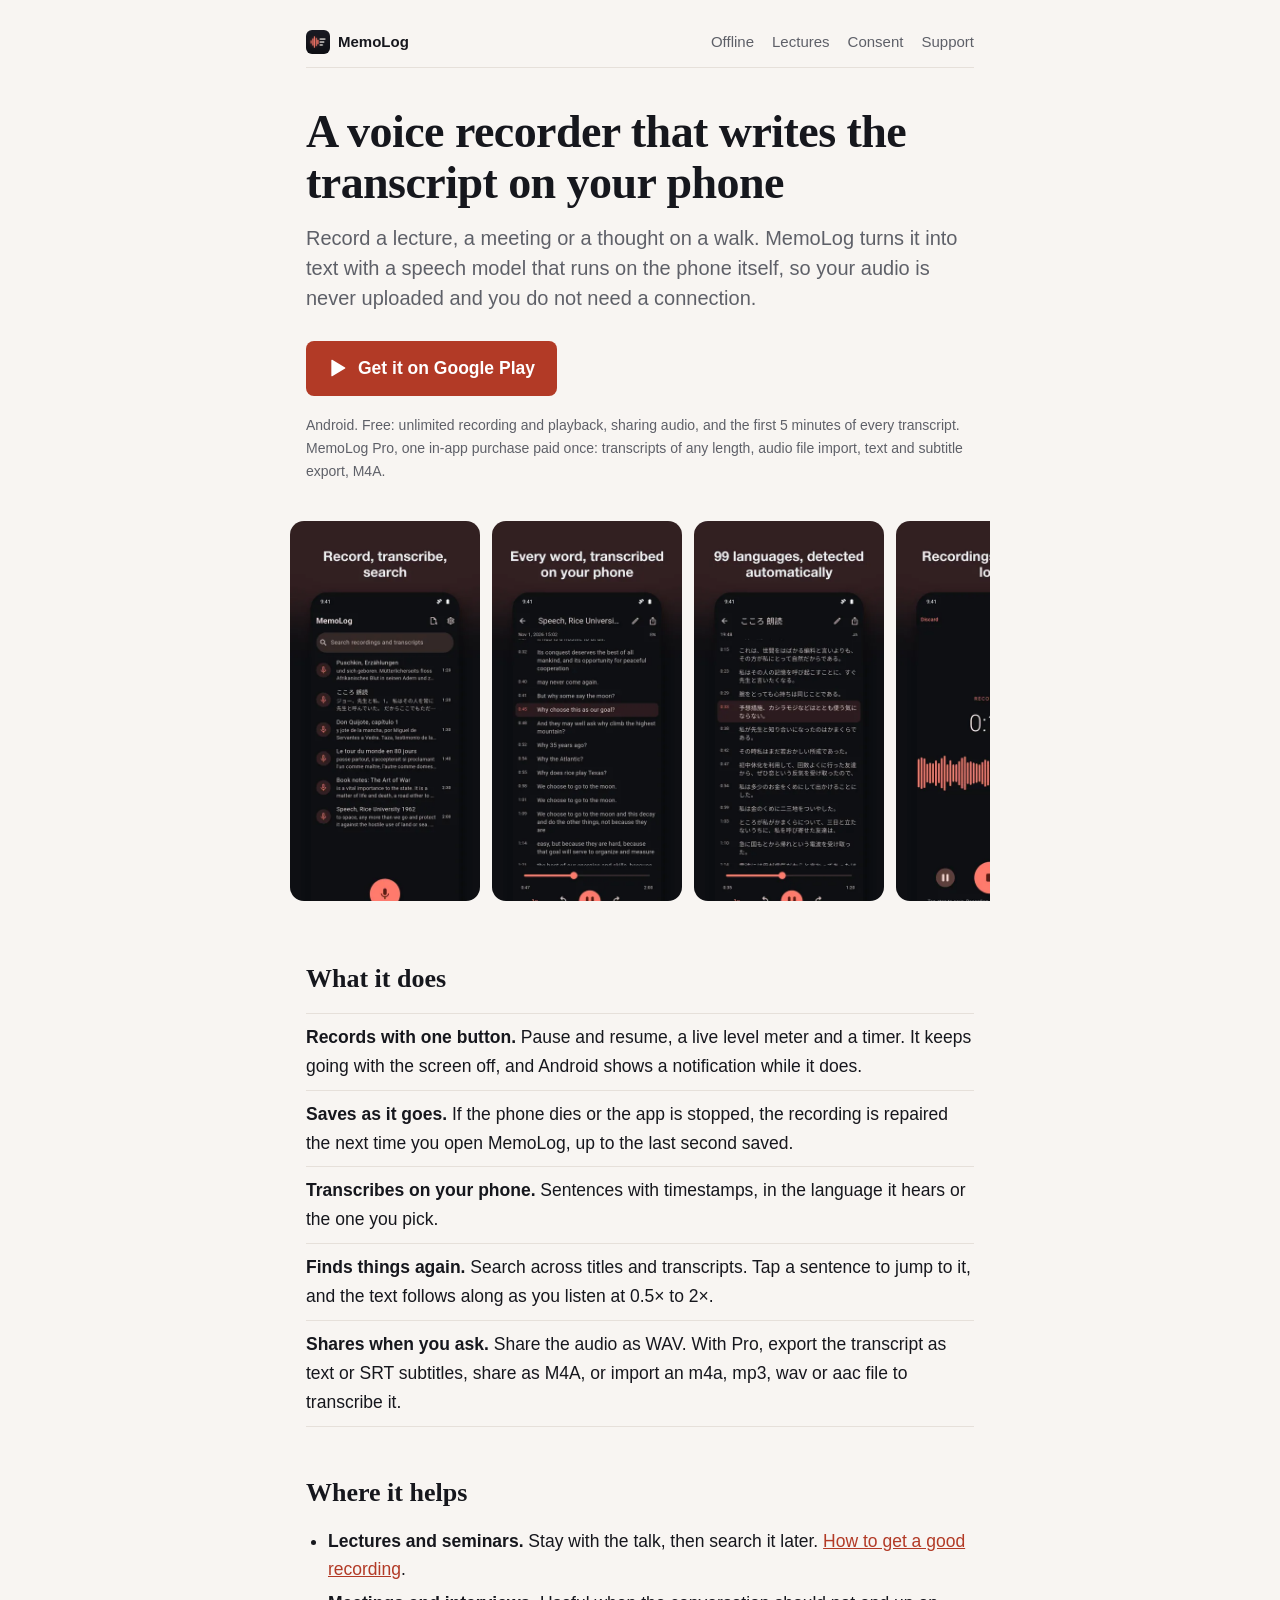
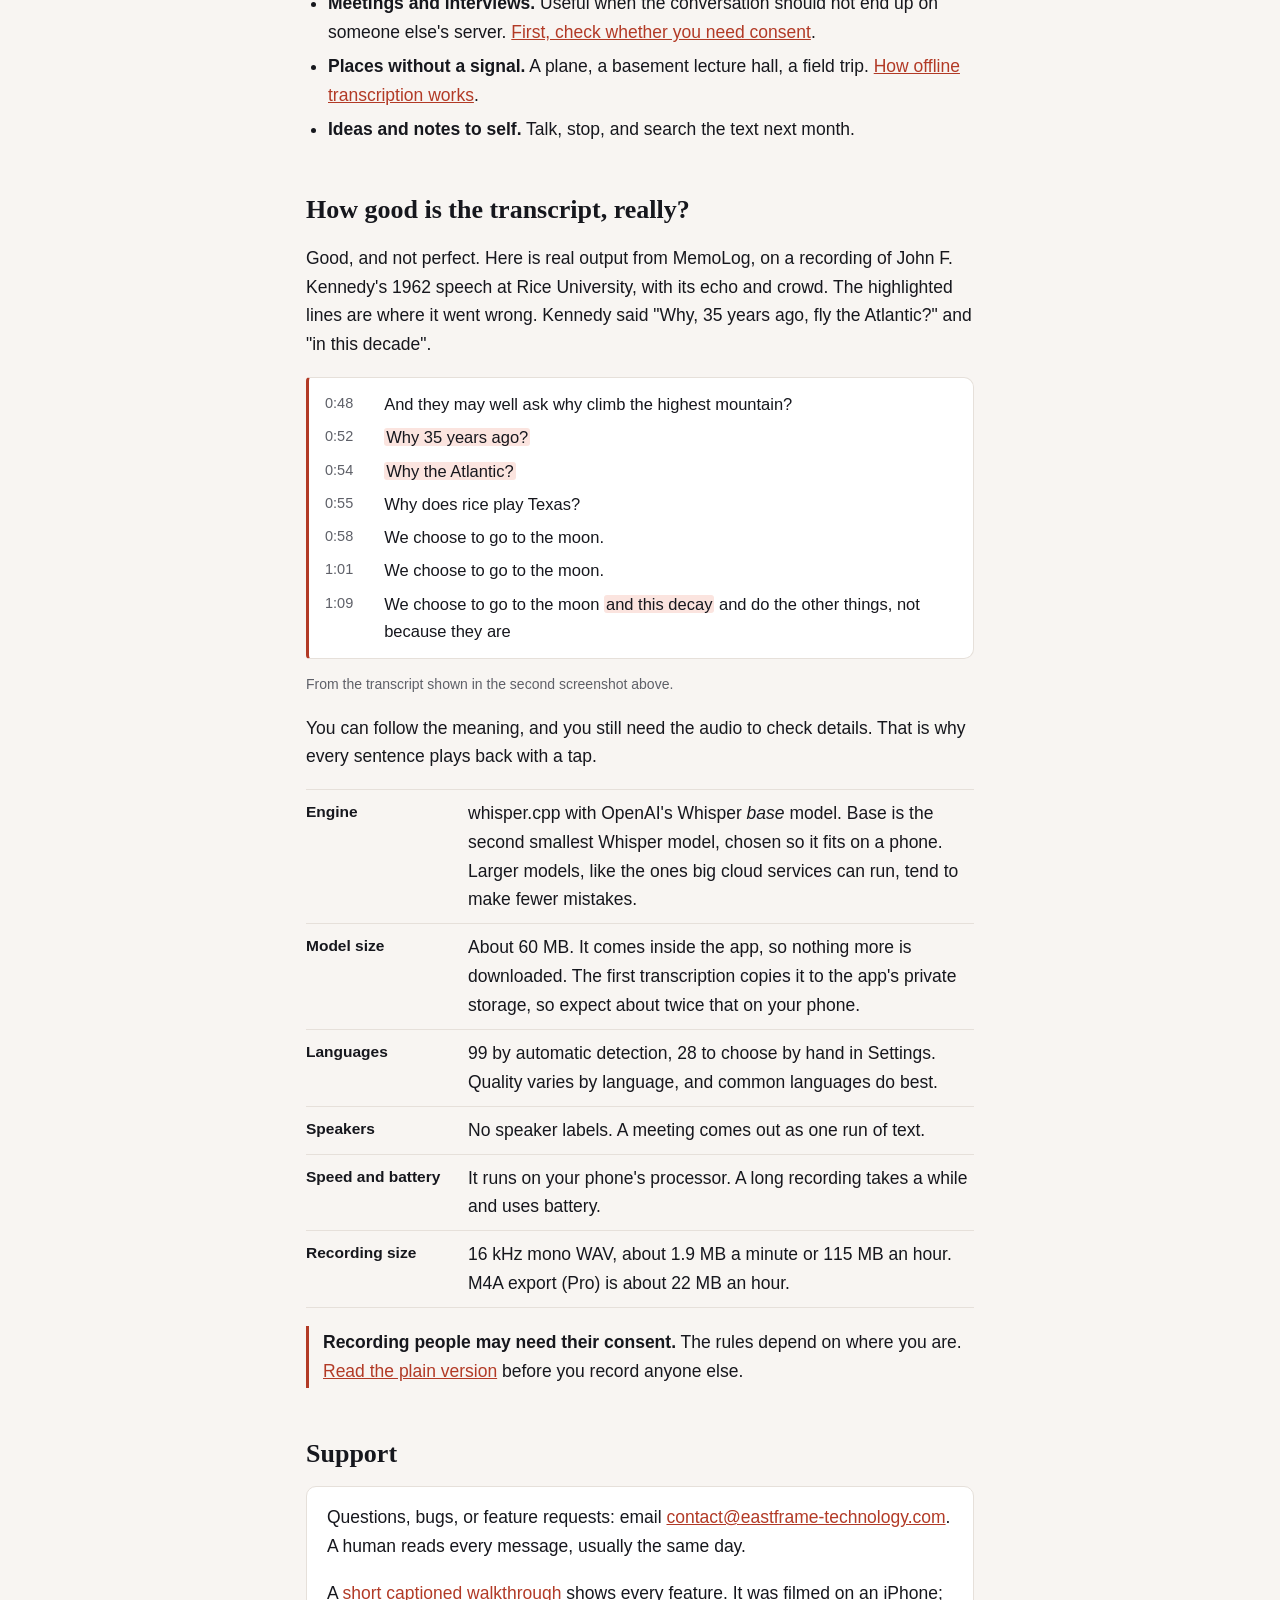
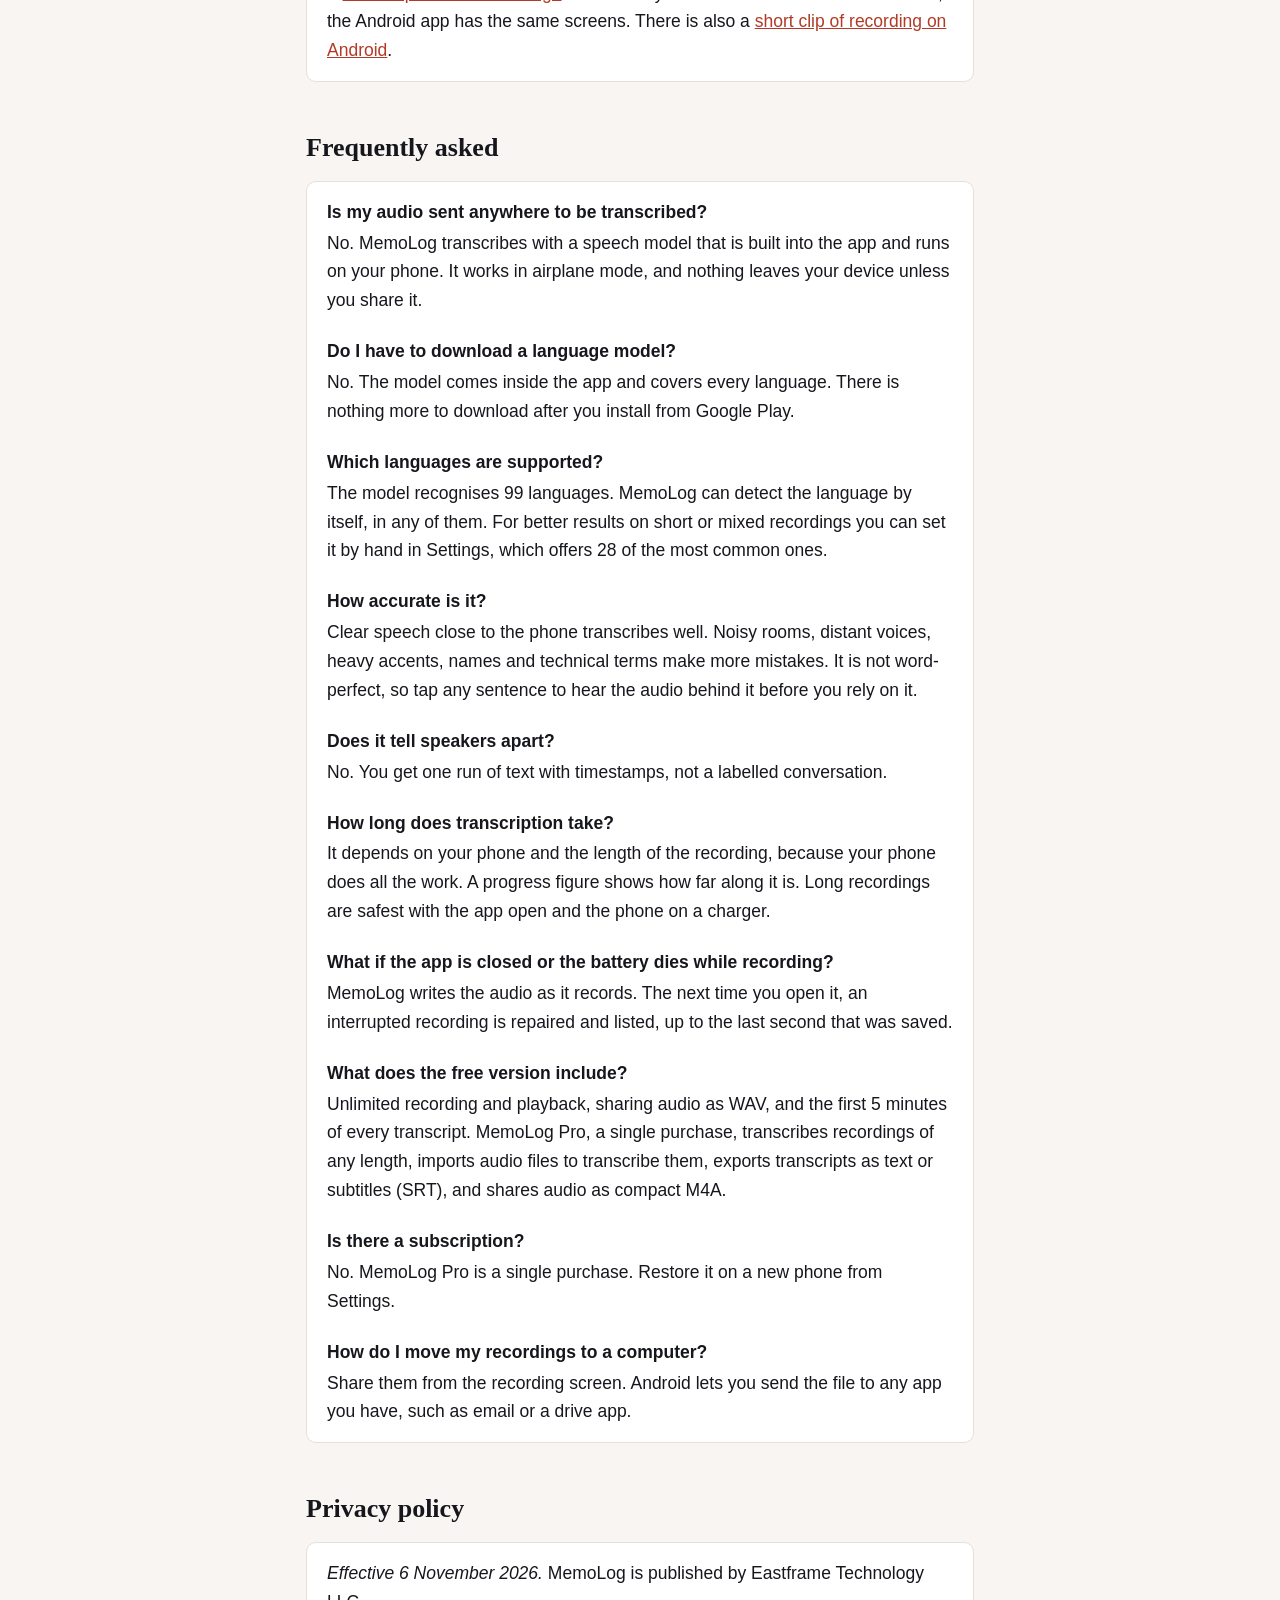
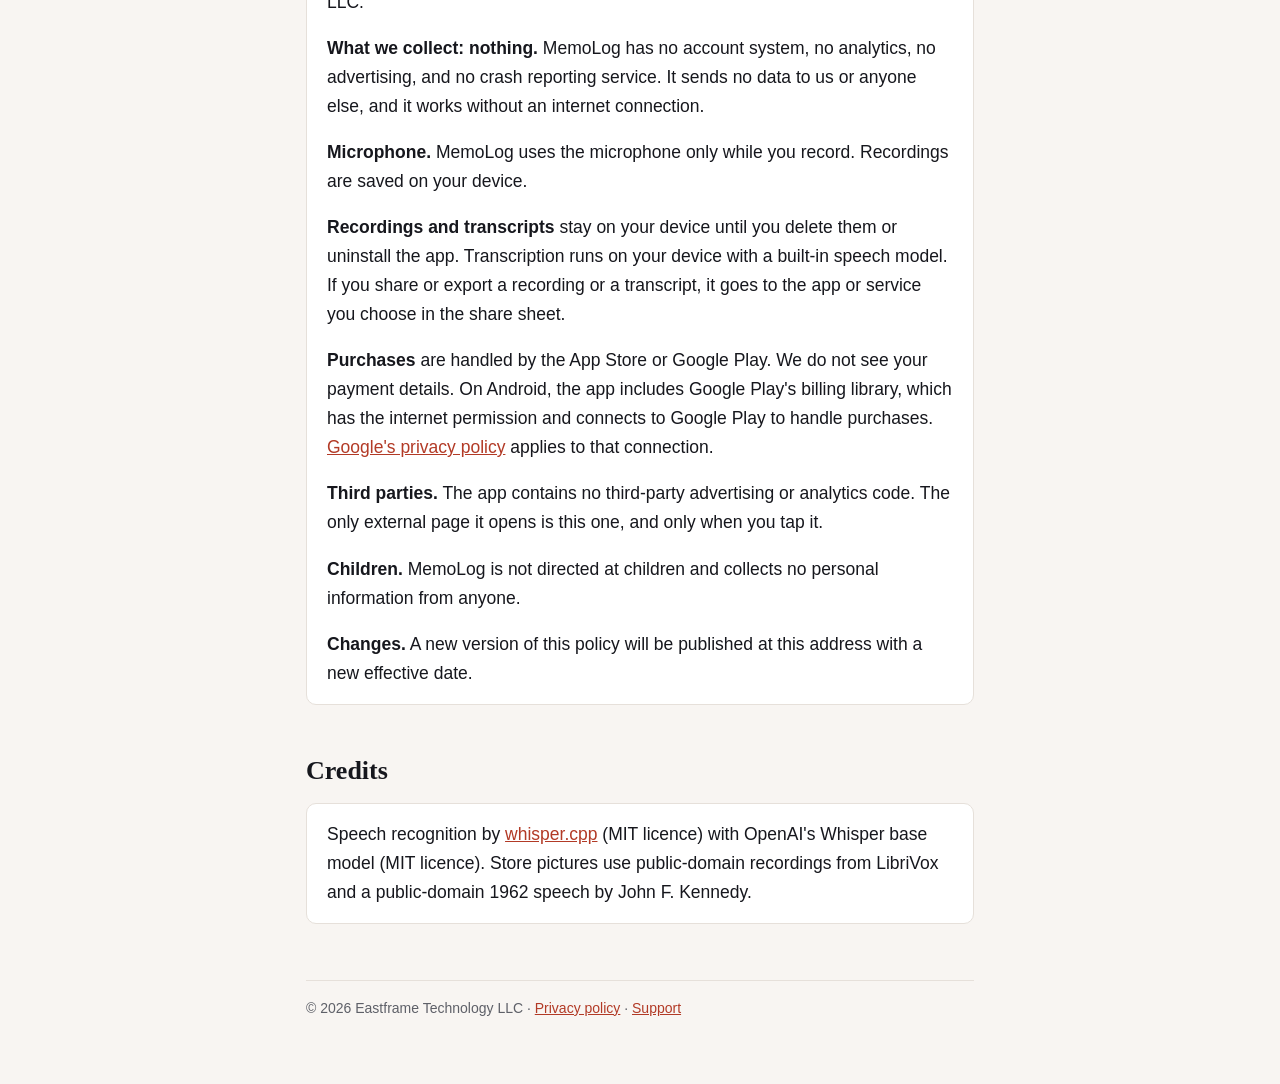
<file: index.html>
<!doctype html>
<html lang="en">
<head>
<meta charset="utf-8">
<meta name="viewport" content="width=device-width, initial-scale=1">
<title>MemoLog: voice recorder with offline transcription for Android</title>
<meta name="description" content="Record lectures, meetings and notes on Android and turn them into text on your phone. Offline speech to text in 99 languages. No upload, no account, no subscription.">
<link rel="canonical" href="https://eastframe-technology.github.io/memolog-support/">
<meta property="og:type" content="website">
<meta property="og:title" content="MemoLog: voice recorder with offline transcription">
<meta property="og:description" content="Record lectures, meetings and notes on Android and turn them into text on your phone. Offline speech to text in 99 languages. No upload, no account, no subscription.">
<meta property="og:image" content="https://eastframe-technology.github.io/memolog-support/img/og.jpg">
<meta property="og:url" content="https://eastframe-technology.github.io/memolog-support/">
<meta name="twitter:card" content="summary_large_image">
<link rel="icon" href="icon.png">
<link rel="stylesheet" href="style.css">
<script type="application/ld+json">
{"@context":"https://schema.org","@type":"MobileApplication","name":"MemoLog: Recorder & Transcribe","operatingSystem":"Android","applicationCategory":"ProductivityApplication","description":"Voice recorder with offline transcription on the phone, in 99 languages. No account, no upload, no subscription.","downloadUrl":"https://play.google.com/store/apps/details?id=com.eastframe.memolog","installUrl":"https://play.google.com/store/apps/details?id=com.eastframe.memolog","image":"https://eastframe-technology.github.io/memolog-support/img/og.jpg","offers":{"@type":"Offer","price":"0","priceCurrency":"USD"},"publisher":{"@type":"Organization","name":"Eastframe Technology LLC"}}
</script>
<script type="application/ld+json">
{"@context":"https://schema.org","@type":"FAQPage","mainEntity":[{"@type":"Question","name":"Is my audio sent anywhere to be transcribed?","acceptedAnswer":{"@type":"Answer","text":"No. MemoLog transcribes with a speech model that is built into the app and runs on your phone. It works in airplane mode, and nothing leaves your device unless you share it."}},{"@type":"Question","name":"Do I have to download a language model?","acceptedAnswer":{"@type":"Answer","text":"No. The model comes inside the app and covers every language. There is nothing more to download after you install from Google Play."}},{"@type":"Question","name":"Which languages are supported?","acceptedAnswer":{"@type":"Answer","text":"The model recognises 99 languages. MemoLog can detect the language by itself, in any of them. For better results on short or mixed recordings you can set it by hand in Settings, which offers 28 of the most common ones."}},{"@type":"Question","name":"How accurate is it?","acceptedAnswer":{"@type":"Answer","text":"Clear speech close to the phone transcribes well. Noisy rooms, distant voices, heavy accents, names and technical terms make more mistakes. It is not word-perfect, so tap any sentence to hear the audio behind it before you rely on it."}},{"@type":"Question","name":"Does it tell speakers apart?","acceptedAnswer":{"@type":"Answer","text":"No. You get one run of text with timestamps, not a labelled conversation."}},{"@type":"Question","name":"How long does transcription take?","acceptedAnswer":{"@type":"Answer","text":"It depends on your phone and the length of the recording, because your phone does all the work. A progress figure shows how far along it is. Long recordings are safest with the app open and the phone on a charger."}},{"@type":"Question","name":"What if the app is closed or the battery dies while recording?","acceptedAnswer":{"@type":"Answer","text":"MemoLog writes the audio as it records. The next time you open it, an interrupted recording is repaired and listed, up to the last second that was saved."}},{"@type":"Question","name":"What does the free version include?","acceptedAnswer":{"@type":"Answer","text":"Unlimited recording and playback, sharing audio as WAV, and the first 5 minutes of every transcript. MemoLog Pro, a single purchase, transcribes recordings of any length, imports audio files to transcribe them, exports transcripts as text or subtitles (SRT), and shares audio as compact M4A."}},{"@type":"Question","name":"Is there a subscription?","acceptedAnswer":{"@type":"Answer","text":"No. MemoLog Pro is a single purchase. Restore it on a new phone from Settings."}},{"@type":"Question","name":"How do I move my recordings to a computer?","acceptedAnswer":{"@type":"Answer","text":"Share them from the recording screen. Android lets you send the file to any app you have, such as email or a drive app."}}]}
</script>
</head>
<body>
<main>
  <nav><a class="home" href="./"><img src="icon.png" alt="" width="24" height="24">MemoLog</a><a href="guides/transcribe-audio-offline-android.html">Offline</a><a href="guides/record-lectures-meetings.html">Lectures</a><a href="guides/recording-consent.html">Consent</a><a href="index.html#support">Support</a></nav>

  <h1>A voice recorder that writes the transcript on your phone</h1>
  <p class="lead">Record a lecture, a meeting or a thought on a walk. MemoLog turns it into text with a speech model that runs on the phone itself, so your audio is never uploaded and you do not need a connection.</p>
  <a class="cta" href="https://play.google.com/store/apps/details?id=com.eastframe.memolog"><svg viewBox="0 0 24 24" aria-hidden="true"><path fill="currentColor" d="M4 2.8v18.4c0 .6.6.9 1.1.6l15.4-9.2c.5-.3.5-.9 0-1.2L5.1 2.2C4.6 1.9 4 2.2 4 2.8z"/></svg>Get it on Google Play</a>
  <p class="note">Android. Free: unlimited recording and playback, sharing audio, and the first 5 minutes of every transcript. MemoLog Pro, one in-app purchase paid once: transcripts of any length, audio file import, text and subtitle export, M4A.</p>

  <div class="shots" aria-label="Screenshots from the Android app">
    <img src="img/shot-1.webp" width="400" height="800" alt="Library of recordings with a search field and the start of each transcript">
    <img src="img/shot-2.webp" width="400" height="800" alt="Transcript of a speech with a timestamp beside every sentence and the current sentence highlighted" loading="lazy">
    <img src="img/shot-3.webp" width="400" height="800" alt="A transcript in Japanese with the language detected automatically" loading="lazy">
    <img src="img/shot-4.webp" width="400" height="800" alt="Recording screen with a timer, a live level meter, pause and stop" loading="lazy">
    <img src="img/shot-5.webp" width="400" height="800" alt="Settings with transcription language, automatic transcription and storage used" loading="lazy">
    <img src="img/shot-6.webp" width="400" height="800" alt="MemoLog Pro sheet listing transcription of any length, import, export and M4A" loading="lazy">
  </div>

  <h2>What it does</h2>
  <ul class="features">
    <li><strong>Records with one button.</strong> Pause and resume, a live level meter and a timer. It keeps going with the screen off, and Android shows a notification while it does.</li>
    <li><strong>Saves as it goes.</strong> If the phone dies or the app is stopped, the recording is repaired the next time you open MemoLog, up to the last second saved.</li>
    <li><strong>Transcribes on your phone.</strong> Sentences with timestamps, in the language it hears or the one you pick.</li>
    <li><strong>Finds things again.</strong> Search across titles and transcripts. Tap a sentence to jump to it, and the text follows along as you listen at 0.5× to 2×.</li>
    <li><strong>Shares when you ask.</strong> Share the audio as WAV. With Pro, export the transcript as text or SRT subtitles, share as M4A, or import an m4a, mp3, wav or aac file to transcribe it.</li>
  </ul>

  <h2>Where it helps</h2>
  <ul>
    <li><strong>Lectures and seminars.</strong> Stay with the talk, then search it later. <a href="guides/record-lectures-meetings.html">How to get a good recording</a>.</li>
    <li><strong>Meetings and interviews.</strong> Useful when the conversation should not end up on someone else's server. <a href="guides/recording-consent.html">First, check whether you need consent</a>.</li>
    <li><strong>Places without a signal.</strong> A plane, a basement lecture hall, a field trip. <a href="guides/transcribe-audio-offline-android.html">How offline transcription works</a>.</li>
    <li><strong>Ideas and notes to self.</strong> Talk, stop, and search the text next month.</li>
  </ul>

  <h2>How good is the transcript, really?</h2>
  <p>Good, and not perfect. Here is real output from MemoLog, on a recording of John F. Kennedy's 1962 speech at Rice University, with its echo and crowd. The highlighted lines are where it went wrong. Kennedy said "Why, 35 years ago, fly the Atlantic?" and "in this decade".</p>
  <div class="transcript" aria-label="Part of a transcript made by MemoLog">
    <div><time>0:48</time><span>And they may well ask why climb the highest mountain?</span></div>
    <div><time>0:52</time><span><mark>Why 35 years ago?</mark></span></div>
    <div><time>0:54</time><span><mark>Why the Atlantic?</mark></span></div>
    <div><time>0:55</time><span>Why does rice play Texas?</span></div>
    <div><time>0:58</time><span>We choose to go to the moon.</span></div>
    <div><time>1:01</time><span>We choose to go to the moon.</span></div>
    <div><time>1:09</time><span>We choose to go to the moon <mark>and this decay</mark> and do the other things, not because they are</span></div>
  </div>
  <p class="note">From the transcript shown in the second screenshot above.</p>
  <p>You can follow the meaning, and you still need the audio to check details. That is why every sentence plays back with a tap.</p>
  <dl class="facts">
    <div><dt>Engine</dt><dd>whisper.cpp with OpenAI's Whisper <em>base</em> model. Base is the second smallest Whisper model, chosen so it fits on a phone. Larger models, like the ones big cloud services can run, tend to make fewer mistakes.</dd></div>
    <div><dt>Model size</dt><dd>About 60 MB. It comes inside the app, so nothing more is downloaded. The first transcription copies it to the app's private storage, so expect about twice that on your phone.</dd></div>
    <div><dt>Languages</dt><dd>99 by automatic detection, 28 to choose by hand in Settings. Quality varies by language, and common languages do best.</dd></div>
    <div><dt>Speakers</dt><dd>No speaker labels. A meeting comes out as one run of text.</dd></div>
    <div><dt>Speed and battery</dt><dd>It runs on your phone's processor. A long recording takes a while and uses battery.</dd></div>
    <div><dt>Recording size</dt><dd>16 kHz mono WAV, about 1.9 MB a minute or 115 MB an hour. M4A export (Pro) is about 22 MB an hour.</dd></div>
  </dl>

  <div class="callout"><strong>Recording people may need their consent.</strong> The rules depend on where you are. <a href="guides/recording-consent.html">Read the plain version</a> before you record anyone else.</div>

  <h2 id="support">Support</h2>
  <div class="card">
    <p>Questions, bugs, or feature requests: email <a href="mailto:contact@eastframe-technology.com">contact@eastframe-technology.com</a>. A human reads every message, usually the same day.</p>
    <p>A <a href="memolog-ios-demo.mp4">short captioned walkthrough</a> shows every feature. It was filmed on an iPhone; the Android app has the same screens. There is also a <a href="memolog-android-recording.mp4">short clip of recording on Android</a>.</p>
  </div>

  <h2>Frequently asked</h2>
  <div class="card faq">
    <h3>Is my audio sent anywhere to be transcribed?</h3>
    <p>No. MemoLog transcribes with a speech model that is built into the app and runs on your phone. It works in airplane mode, and nothing leaves your device unless you share it.</p>
    <h3>Do I have to download a language model?</h3>
    <p>No. The model comes inside the app and covers every language. There is nothing more to download after you install from Google Play.</p>
    <h3>Which languages are supported?</h3>
    <p>The model recognises 99 languages. MemoLog can detect the language by itself, in any of them. For better results on short or mixed recordings you can set it by hand in Settings, which offers 28 of the most common ones.</p>
    <h3>How accurate is it?</h3>
    <p>Clear speech close to the phone transcribes well. Noisy rooms, distant voices, heavy accents, names and technical terms make more mistakes. It is not word-perfect, so tap any sentence to hear the audio behind it before you rely on it.</p>
    <h3>Does it tell speakers apart?</h3>
    <p>No. You get one run of text with timestamps, not a labelled conversation.</p>
    <h3>How long does transcription take?</h3>
    <p>It depends on your phone and the length of the recording, because your phone does all the work. A progress figure shows how far along it is. Long recordings are safest with the app open and the phone on a charger.</p>
    <h3>What if the app is closed or the battery dies while recording?</h3>
    <p>MemoLog writes the audio as it records. The next time you open it, an interrupted recording is repaired and listed, up to the last second that was saved.</p>
    <h3>What does the free version include?</h3>
    <p>Unlimited recording and playback, sharing audio as WAV, and the first 5 minutes of every transcript. MemoLog Pro, a single purchase, transcribes recordings of any length, imports audio files to transcribe them, exports transcripts as text or subtitles (SRT), and shares audio as compact M4A.</p>
    <h3>Is there a subscription?</h3>
    <p>No. MemoLog Pro is a single purchase. Restore it on a new phone from Settings.</p>
    <h3>How do I move my recordings to a computer?</h3>
    <p>Share them from the recording screen. Android lets you send the file to any app you have, such as email or a drive app.</p>
  </div>

  <h2 id="privacy">Privacy policy</h2>
  <div class="card">
    <p><em>Effective 6 November 2026.</em> MemoLog is published by Eastframe Technology LLC.</p>
    <p><strong>What we collect: nothing.</strong> MemoLog has no account system, no analytics, no advertising, and no crash reporting service. It sends no data to us or anyone else, and it works without an internet connection.</p>
    <p><strong>Microphone.</strong> MemoLog uses the microphone only while you record. Recordings are saved on your device.</p>
    <p><strong>Recordings and transcripts</strong> stay on your device until you delete them or uninstall the app. Transcription runs on your device with a built-in speech model. If you share or export a recording or a transcript, it goes to the app or service you choose in the share sheet.</p>
    <p><strong>Purchases</strong> are handled by the App Store or Google Play. We do not see your payment details. On Android, the app includes Google Play's billing library, which has the internet permission and connects to Google Play to handle purchases. <a href="https://policies.google.com/privacy">Google's privacy policy</a> applies to that connection.</p>
    <p><strong>Third parties.</strong> The app contains no third-party advertising or analytics code. The only external page it opens is this one, and only when you tap it.</p>
    <p><strong>Children.</strong> MemoLog is not directed at children and collects no personal information from anyone.</p>
    <p><strong>Changes.</strong> A new version of this policy will be published at this address with a new effective date.</p>
  </div>

  <h2>Credits</h2>
  <div class="card">
    <p>Speech recognition by <a href="https://github.com/ggml-org/whisper.cpp">whisper.cpp</a> (MIT licence) with OpenAI's Whisper base model (MIT licence). Store pictures use public-domain recordings from LibriVox and a public-domain 1962 speech by John F. Kennedy.</p>
  </div>

  <footer>© 2026 Eastframe Technology LLC · <a href="privacy.html">Privacy policy</a> · <a href="#support">Support</a></footer>
</main>
</body>
</html>
</file>
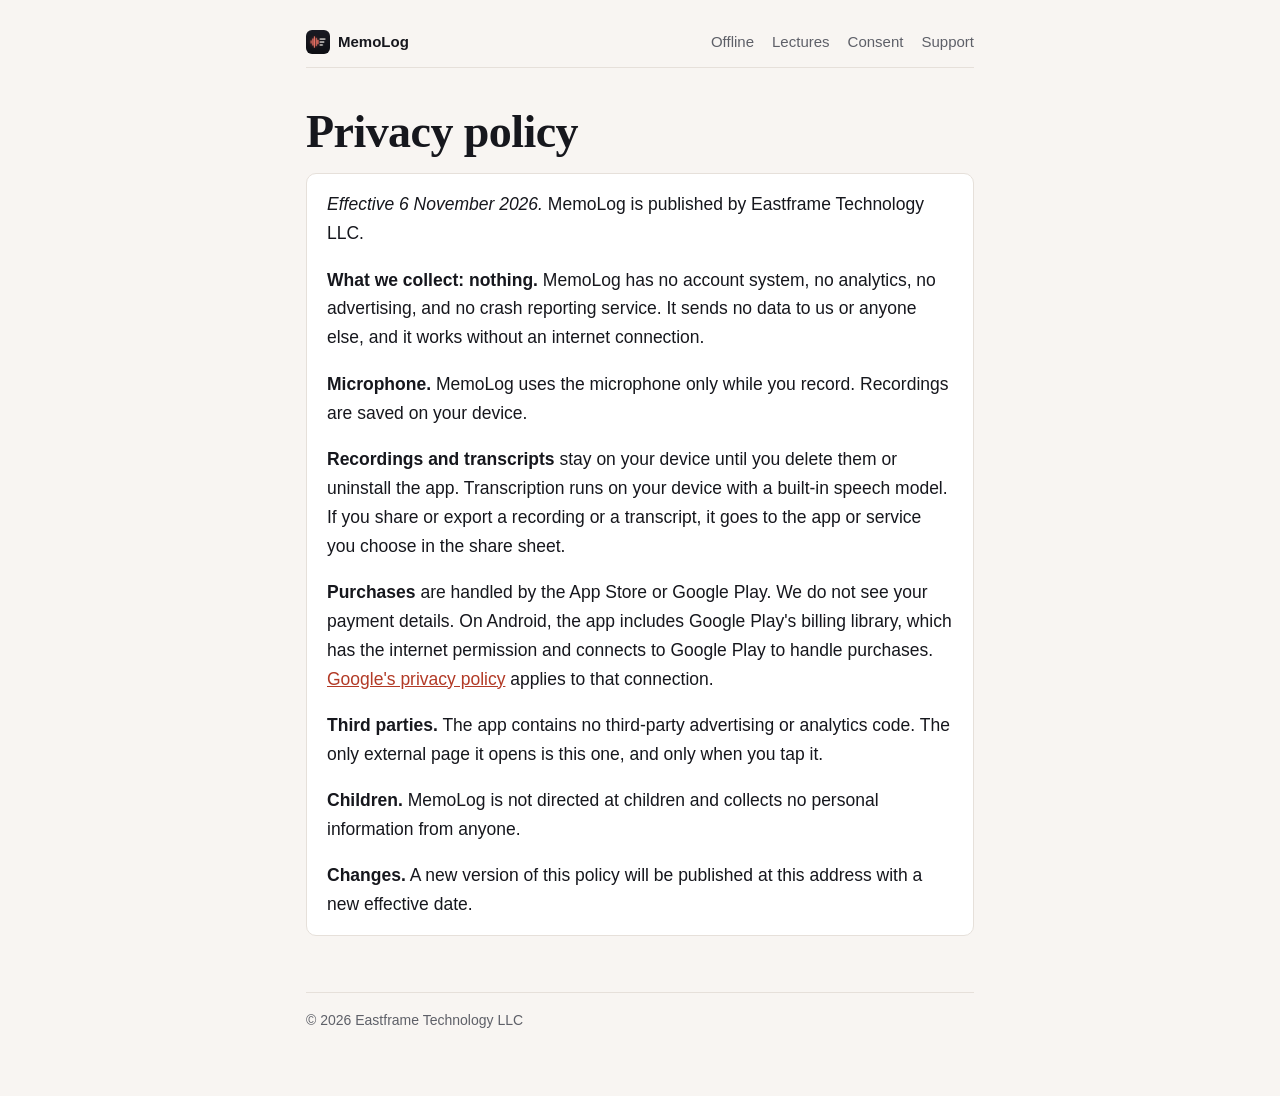
<file: privacy.html>
<!doctype html>
<html lang="en">
<head>
<meta charset="utf-8">
<meta name="viewport" content="width=device-width, initial-scale=1">
<title>MemoLog privacy policy</title>
<meta name="description" content="Privacy policy for MemoLog, the voice recorder with on-device transcription. The app collects nothing.">
<link rel="canonical" href="https://eastframe-technology.github.io/memolog-support/privacy.html">
<meta property="og:type" content="website">
<meta property="og:title" content="MemoLog privacy policy">
<meta property="og:description" content="Privacy policy for MemoLog, the voice recorder with on-device transcription. The app collects nothing.">
<meta property="og:image" content="https://eastframe-technology.github.io/memolog-support/img/og.jpg">
<meta property="og:url" content="https://eastframe-technology.github.io/memolog-support/privacy.html">
<meta name="twitter:card" content="summary_large_image">
<link rel="icon" href="icon.png">
<link rel="stylesheet" href="style.css">
</head>
<body>
<main>
  <nav><a class="home" href="./"><img src="icon.png" alt="" width="24" height="24">MemoLog</a><a href="guides/transcribe-audio-offline-android.html">Offline</a><a href="guides/record-lectures-meetings.html">Lectures</a><a href="guides/recording-consent.html">Consent</a><a href="index.html#support">Support</a></nav>
  <h1 id="privacy">Privacy policy</h1>
  <div class="card">
    <p><em>Effective 6 November 2026.</em> MemoLog is published by Eastframe Technology LLC.</p>
    <p><strong>What we collect: nothing.</strong> MemoLog has no account system, no analytics, no advertising, and no crash reporting service. It sends no data to us or anyone else, and it works without an internet connection.</p>
    <p><strong>Microphone.</strong> MemoLog uses the microphone only while you record. Recordings are saved on your device.</p>
    <p><strong>Recordings and transcripts</strong> stay on your device until you delete them or uninstall the app. Transcription runs on your device with a built-in speech model. If you share or export a recording or a transcript, it goes to the app or service you choose in the share sheet.</p>
    <p><strong>Purchases</strong> are handled by the App Store or Google Play. We do not see your payment details. On Android, the app includes Google Play's billing library, which has the internet permission and connects to Google Play to handle purchases. <a href="https://policies.google.com/privacy">Google's privacy policy</a> applies to that connection.</p>
    <p><strong>Third parties.</strong> The app contains no third-party advertising or analytics code. The only external page it opens is this one, and only when you tap it.</p>
    <p><strong>Children.</strong> MemoLog is not directed at children and collects no personal information from anyone.</p>
    <p><strong>Changes.</strong> A new version of this policy will be published at this address with a new effective date.</p>
  </div>

  <footer>© 2026 Eastframe Technology LLC</footer>
</main>
</body>
</html>
</file>
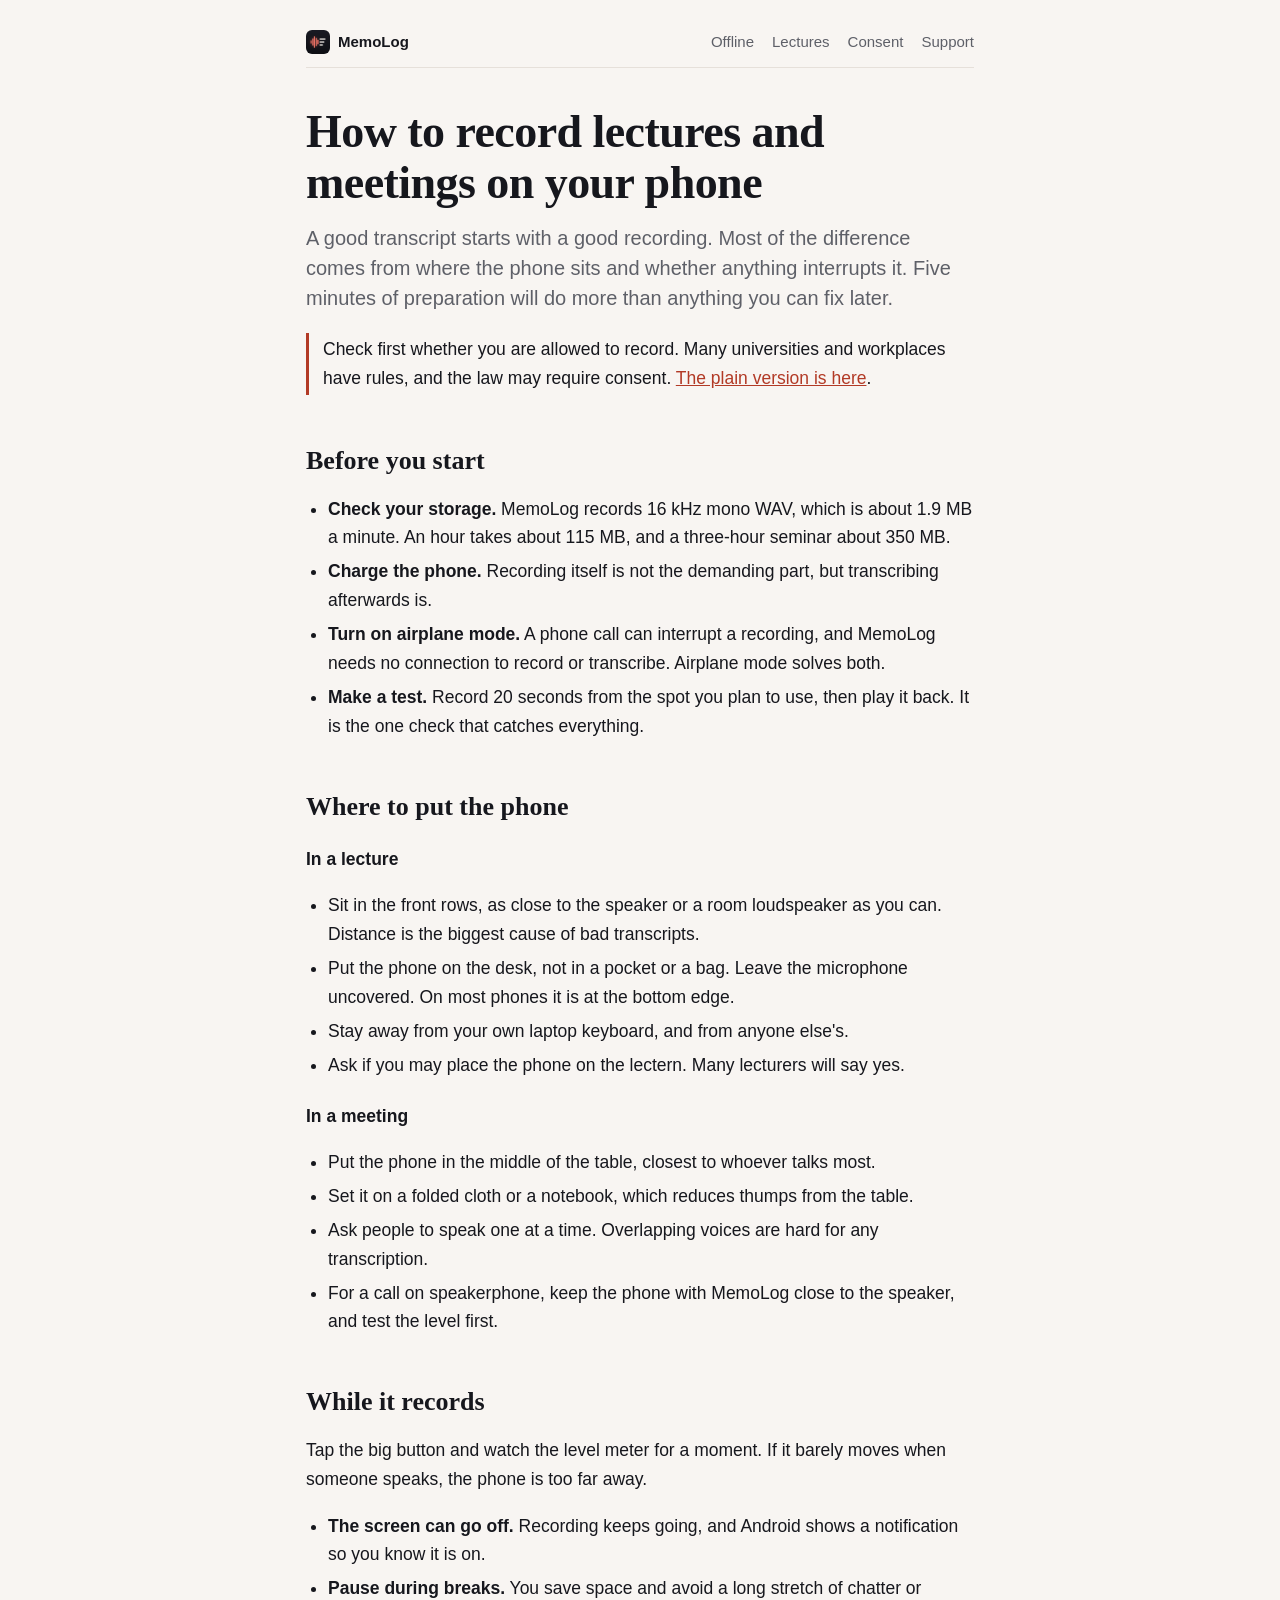
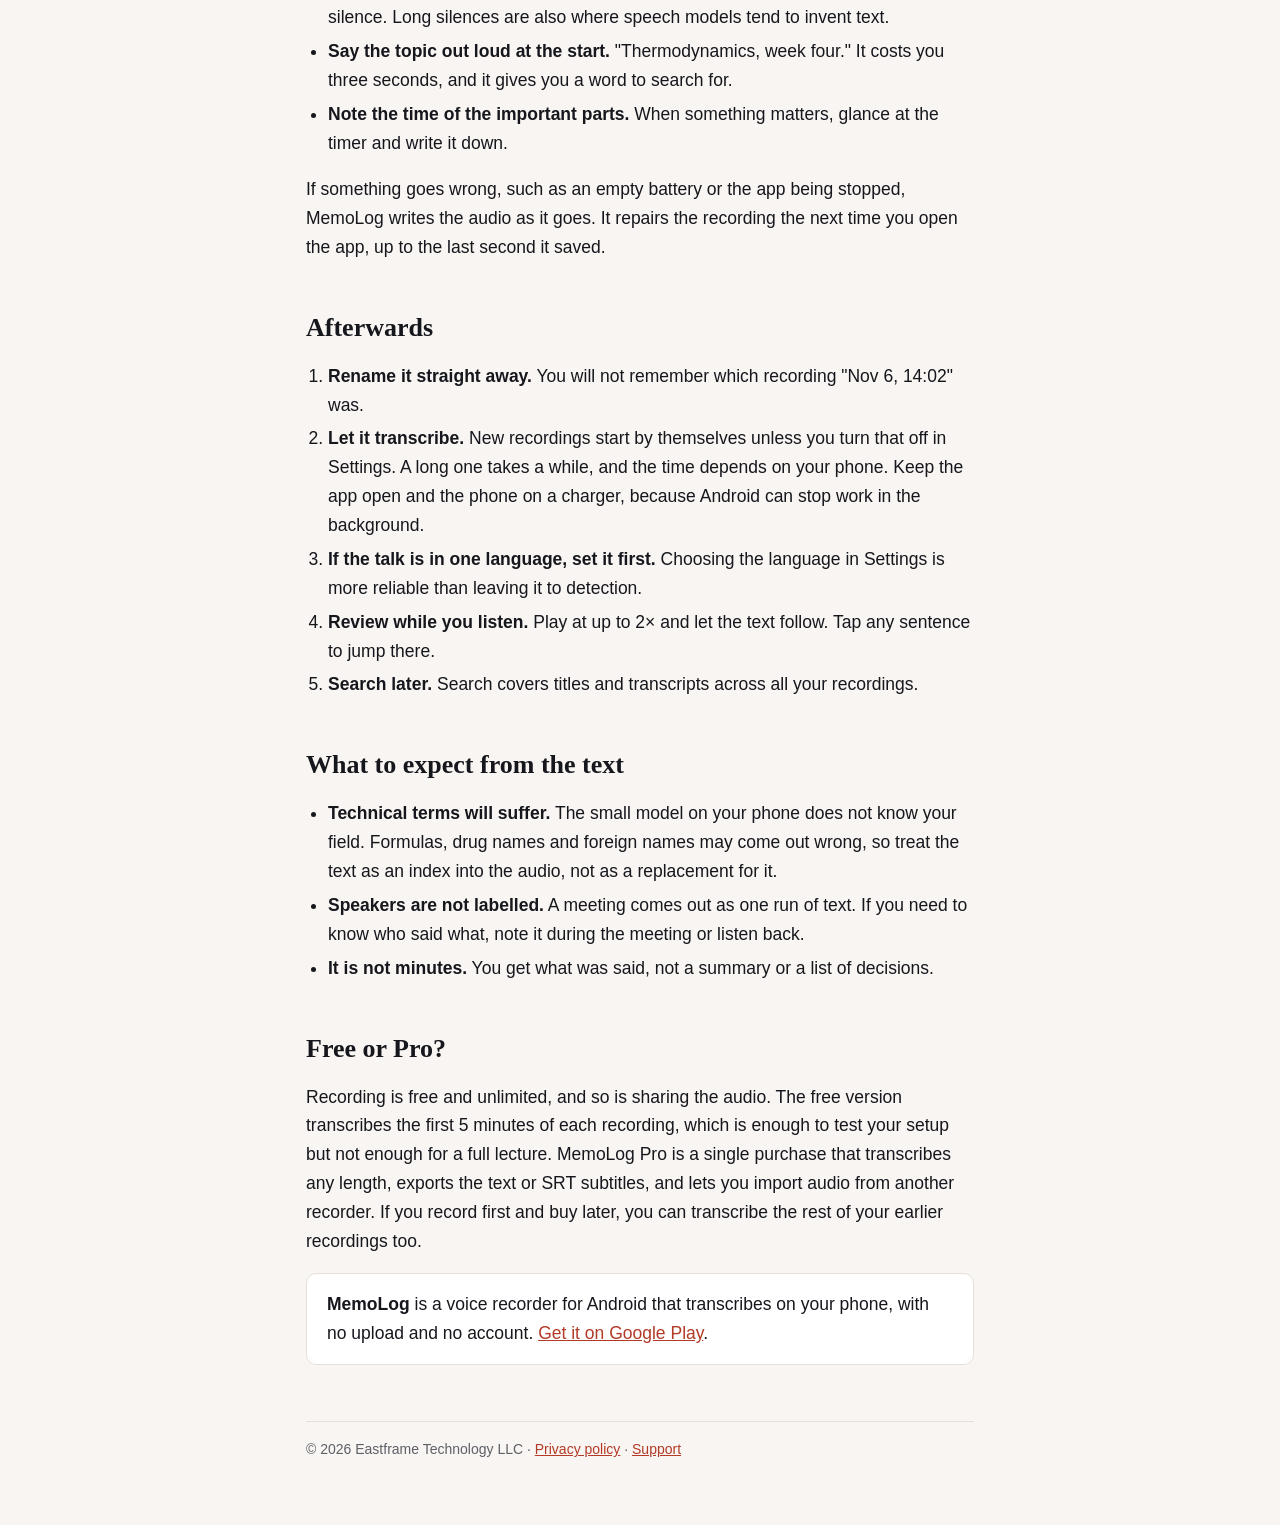
<file: guides/record-lectures-meetings.html>
<!doctype html>
<html lang="en">
<head>
<meta charset="utf-8">
<meta name="viewport" content="width=device-width, initial-scale=1">
<title>How to record lectures and meetings on your phone and get a usable transcript</title>
<meta name="description" content="Where to put the phone, how to avoid losing the recording, how much storage you need, and what to do afterwards to get a transcript you can use.">
<link rel="canonical" href="https://eastframe-technology.github.io/memolog-support/guides/record-lectures-meetings.html">
<meta property="og:type" content="article">
<meta property="og:title" content="How to record lectures and meetings on your phone">
<meta property="og:description" content="Where to put the phone, how to avoid losing the recording, how much storage you need, and what to do afterwards to get a transcript you can use.">
<meta property="og:image" content="https://eastframe-technology.github.io/memolog-support/img/og.jpg">
<meta property="og:url" content="https://eastframe-technology.github.io/memolog-support/guides/record-lectures-meetings.html">
<meta name="twitter:card" content="summary_large_image">
<link rel="icon" href="../icon.png">
<link rel="stylesheet" href="../style.css">
<script type="application/ld+json">
{"@context":"https://schema.org","@type":"Article","headline":"How to record lectures and meetings on your phone","description":"Where to put the phone, how to avoid losing the recording, how much storage you need, and what to do afterwards to get a transcript you can use.","datePublished":"2026-11-06","author":{"@type":"Organization","name":"Eastframe Technology LLC"},"publisher":{"@type":"Organization","name":"Eastframe Technology LLC"},"image":"https://eastframe-technology.github.io/memolog-support/img/og.jpg","mainEntityOfPage":"https://eastframe-technology.github.io/memolog-support/guides/record-lectures-meetings.html"}
</script>
</head>
<body>
<main>
  <nav><a class="home" href="../"><img src="../icon.png" alt="" width="24" height="24">MemoLog</a><a href="../guides/transcribe-audio-offline-android.html">Offline</a><a href="../guides/record-lectures-meetings.html">Lectures</a><a href="../guides/recording-consent.html">Consent</a><a href="../index.html#support">Support</a></nav>
  <article>
  <h1>How to record lectures and meetings on your phone</h1>
  <p class="lead">A good transcript starts with a good recording. Most of the difference comes from where the phone sits and whether anything interrupts it. Five minutes of preparation will do more than anything you can fix later.</p>
  <div class="callout">Check first whether you are allowed to record. Many universities and workplaces have rules, and the law may require consent. <a href="recording-consent.html">The plain version is here</a>.</div>

  <h2>Before you start</h2>
  <ul>
    <li><strong>Check your storage.</strong> MemoLog records 16 kHz mono WAV, which is about 1.9 MB a minute. An hour takes about 115 MB, and a three-hour seminar about 350 MB.</li>
    <li><strong>Charge the phone.</strong> Recording itself is not the demanding part, but transcribing afterwards is.</li>
    <li><strong>Turn on airplane mode.</strong> A phone call can interrupt a recording, and MemoLog needs no connection to record or transcribe. Airplane mode solves both.</li>
    <li><strong>Make a test.</strong> Record 20 seconds from the spot you plan to use, then play it back. It is the one check that catches everything.</li>
  </ul>

  <h2>Where to put the phone</h2>
  <h3>In a lecture</h3>
  <ul>
    <li>Sit in the front rows, as close to the speaker or a room loudspeaker as you can. Distance is the biggest cause of bad transcripts.</li>
    <li>Put the phone on the desk, not in a pocket or a bag. Leave the microphone uncovered. On most phones it is at the bottom edge.</li>
    <li>Stay away from your own laptop keyboard, and from anyone else's.</li>
    <li>Ask if you may place the phone on the lectern. Many lecturers will say yes.</li>
  </ul>
  <h3>In a meeting</h3>
  <ul>
    <li>Put the phone in the middle of the table, closest to whoever talks most.</li>
    <li>Set it on a folded cloth or a notebook, which reduces thumps from the table.</li>
    <li>Ask people to speak one at a time. Overlapping voices are hard for any transcription.</li>
    <li>For a call on speakerphone, keep the phone with MemoLog close to the speaker, and test the level first.</li>
  </ul>

  <h2>While it records</h2>
  <p>Tap the big button and watch the level meter for a moment. If it barely moves when someone speaks, the phone is too far away.</p>
  <ul>
    <li><strong>The screen can go off.</strong> Recording keeps going, and Android shows a notification so you know it is on.</li>
    <li><strong>Pause during breaks.</strong> You save space and avoid a long stretch of chatter or silence. Long silences are also where speech models tend to invent text.</li>
    <li><strong>Say the topic out loud at the start.</strong> "Thermodynamics, week four." It costs you three seconds, and it gives you a word to search for.</li>
    <li><strong>Note the time of the important parts.</strong> When something matters, glance at the timer and write it down.</li>
  </ul>
  <p>If something goes wrong, such as an empty battery or the app being stopped, MemoLog writes the audio as it goes. It repairs the recording the next time you open the app, up to the last second it saved.</p>

  <h2>Afterwards</h2>
  <ol>
    <li><strong>Rename it straight away.</strong> You will not remember which recording "Nov 6, 14:02" was.</li>
    <li><strong>Let it transcribe.</strong> New recordings start by themselves unless you turn that off in Settings. A long one takes a while, and the time depends on your phone. Keep the app open and the phone on a charger, because Android can stop work in the background.</li>
    <li><strong>If the talk is in one language, set it first.</strong> Choosing the language in Settings is more reliable than leaving it to detection.</li>
    <li><strong>Review while you listen.</strong> Play at up to 2× and let the text follow. Tap any sentence to jump there.</li>
    <li><strong>Search later.</strong> Search covers titles and transcripts across all your recordings.</li>
  </ol>

  <h2>What to expect from the text</h2>
  <ul>
    <li><strong>Technical terms will suffer.</strong> The small model on your phone does not know your field. Formulas, drug names and foreign names may come out wrong, so treat the text as an index into the audio, not as a replacement for it.</li>
    <li><strong>Speakers are not labelled.</strong> A meeting comes out as one run of text. If you need to know who said what, note it during the meeting or listen back.</li>
    <li><strong>It is not minutes.</strong> You get what was said, not a summary or a list of decisions.</li>
  </ul>

  <h2>Free or Pro?</h2>
  <p>Recording is free and unlimited, and so is sharing the audio. The free version transcribes the first 5 minutes of each recording, which is enough to test your setup but not enough for a full lecture. MemoLog Pro is a single purchase that transcribes any length, exports the text or SRT subtitles, and lets you import audio from another recorder. If you record first and buy later, you can transcribe the rest of your earlier recordings too.</p>

  <div class="card"><strong>MemoLog</strong> is a voice recorder for Android that transcribes on your phone, with no upload and no account. <a href="https://play.google.com/store/apps/details?id=com.eastframe.memolog">Get it on Google Play</a>.</div>
  </article>
  <footer>© 2026 Eastframe Technology LLC · <a href="../privacy.html">Privacy policy</a> · <a href="../#support">Support</a></footer>
</main>
</body>
</html>
</file>
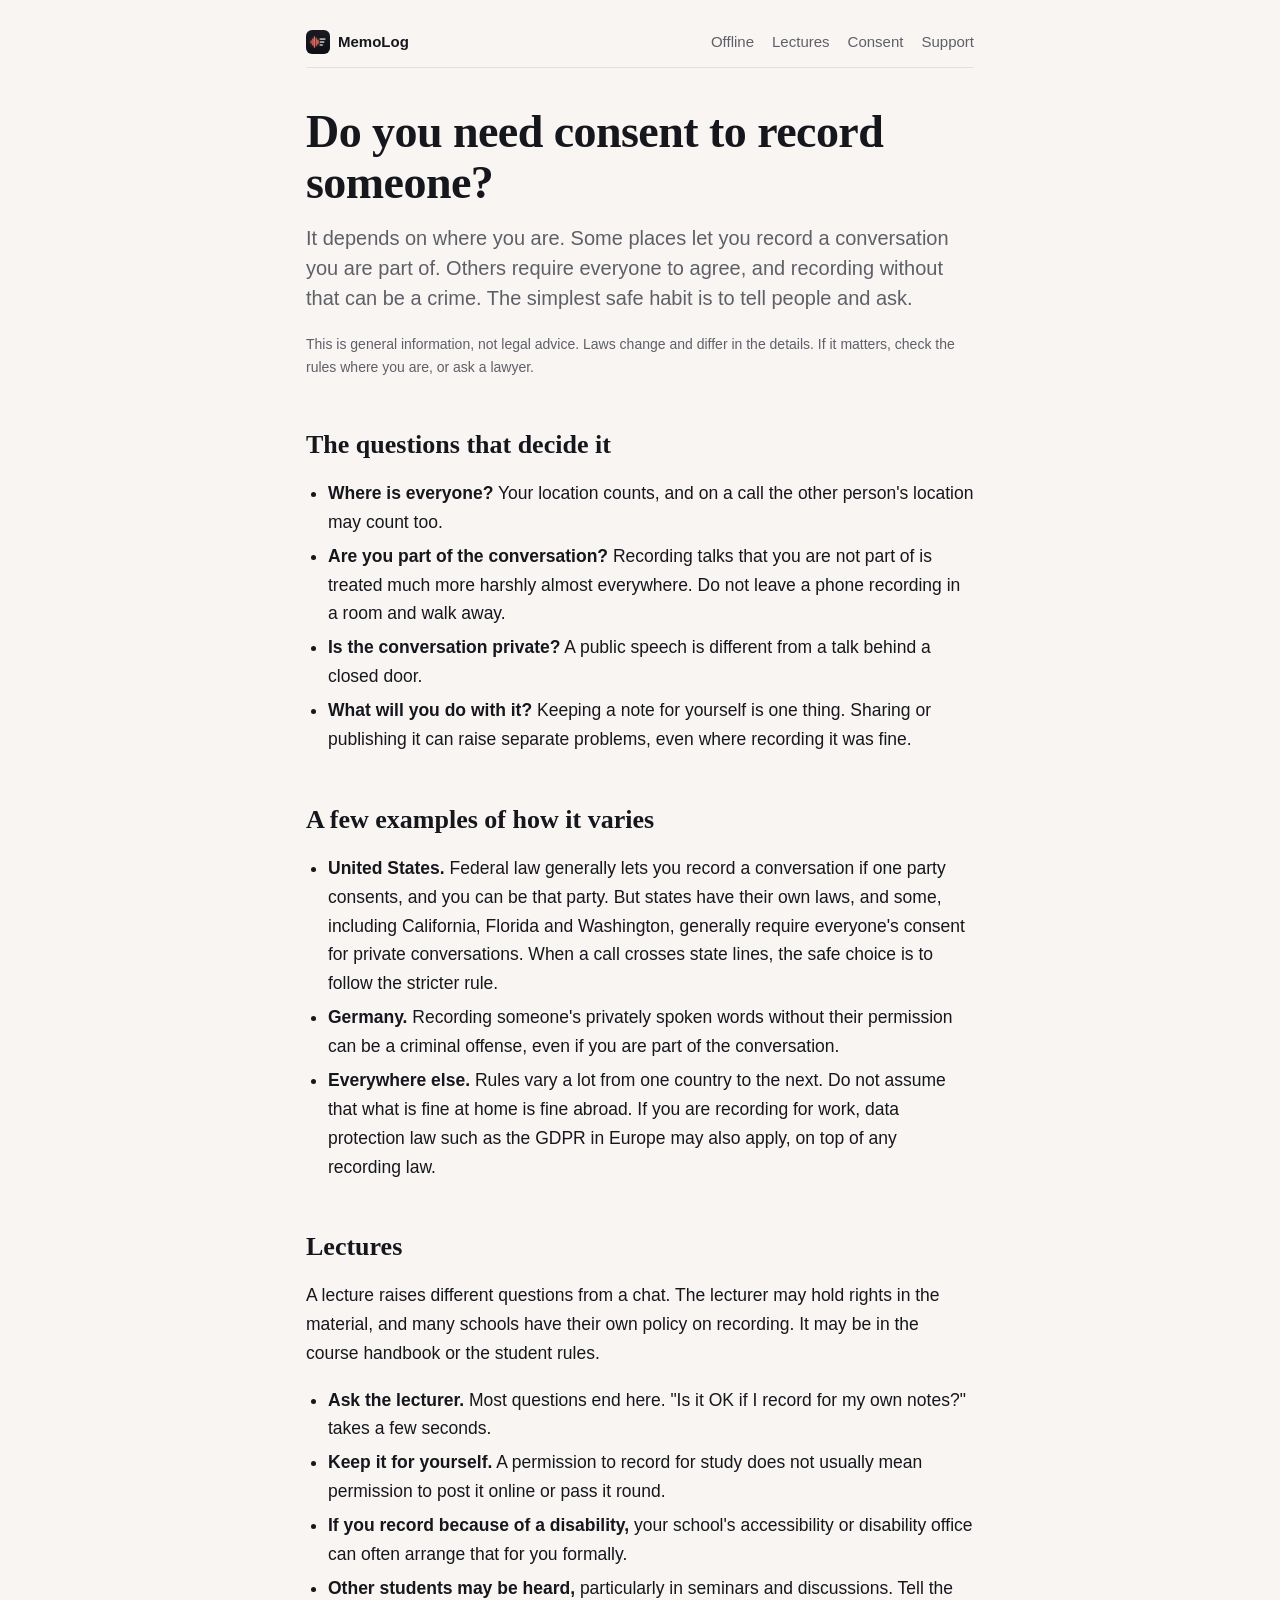
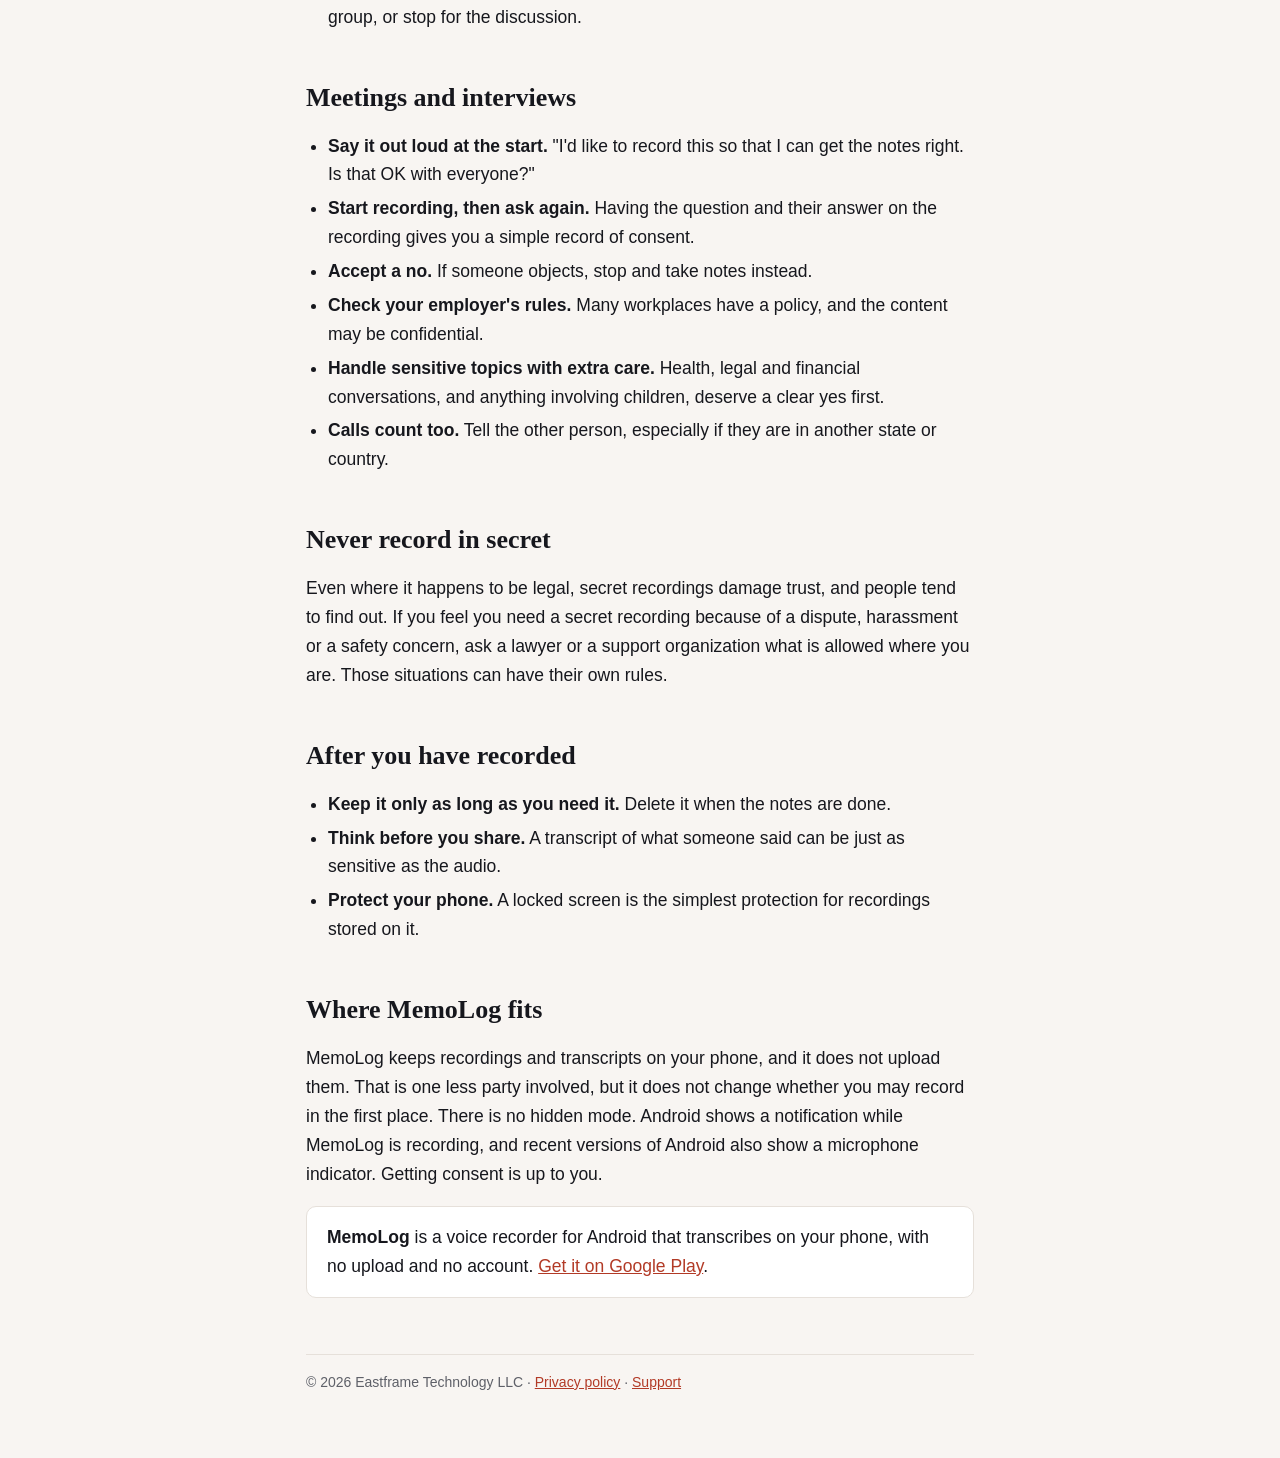
<file: guides/recording-consent.html>
<!doctype html>
<html lang="en">
<head>
<meta charset="utf-8">
<meta name="viewport" content="width=device-width, initial-scale=1">
<title>Do you need consent to record someone? A plain guide</title>
<meta name="description" content="Recording a conversation, lecture or meeting may require consent, depending on where you are. A plain overview of the idea, what to do in practice and why to ask.">
<link rel="canonical" href="https://eastframe-technology.github.io/memolog-support/guides/recording-consent.html">
<meta property="og:type" content="article">
<meta property="og:title" content="Do you need consent to record someone?">
<meta property="og:description" content="Recording a conversation, lecture or meeting may require consent, depending on where you are. A plain overview of the idea, what to do in practice and why to ask.">
<meta property="og:image" content="https://eastframe-technology.github.io/memolog-support/img/og.jpg">
<meta property="og:url" content="https://eastframe-technology.github.io/memolog-support/guides/recording-consent.html">
<meta name="twitter:card" content="summary_large_image">
<link rel="icon" href="../icon.png">
<link rel="stylesheet" href="../style.css">
<script type="application/ld+json">
{"@context":"https://schema.org","@type":"Article","headline":"Do you need consent to record someone?","description":"Recording a conversation, lecture or meeting may require consent, depending on where you are. A plain overview of the idea, what to do in practice and why to ask.","datePublished":"2026-11-06","author":{"@type":"Organization","name":"Eastframe Technology LLC"},"publisher":{"@type":"Organization","name":"Eastframe Technology LLC"},"image":"https://eastframe-technology.github.io/memolog-support/img/og.jpg","mainEntityOfPage":"https://eastframe-technology.github.io/memolog-support/guides/recording-consent.html"}
</script>
</head>
<body>
<main>
  <nav><a class="home" href="../"><img src="../icon.png" alt="" width="24" height="24">MemoLog</a><a href="../guides/transcribe-audio-offline-android.html">Offline</a><a href="../guides/record-lectures-meetings.html">Lectures</a><a href="../guides/recording-consent.html">Consent</a><a href="../index.html#support">Support</a></nav>
  <article>
  <h1>Do you need consent to record someone?</h1>
  <p class="lead">It depends on where you are. Some places let you record a conversation you are part of. Others require everyone to agree, and recording without that can be a crime. The simplest safe habit is to tell people and ask.</p>
  <p class="note">This is general information, not legal advice. Laws change and differ in the details. If it matters, check the rules where you are, or ask a lawyer.</p>

  <h2>The questions that decide it</h2>
  <ul>
    <li><strong>Where is everyone?</strong> Your location counts, and on a call the other person's location may count too.</li>
    <li><strong>Are you part of the conversation?</strong> Recording talks that you are not part of is treated much more harshly almost everywhere. Do not leave a phone recording in a room and walk away.</li>
    <li><strong>Is the conversation private?</strong> A public speech is different from a talk behind a closed door.</li>
    <li><strong>What will you do with it?</strong> Keeping a note for yourself is one thing. Sharing or publishing it can raise separate problems, even where recording it was fine.</li>
  </ul>

  <h2>A few examples of how it varies</h2>
  <ul>
    <li><strong>United States.</strong> Federal law generally lets you record a conversation if one party consents, and you can be that party. But states have their own laws, and some, including California, Florida and Washington, generally require everyone's consent for private conversations. When a call crosses state lines, the safe choice is to follow the stricter rule.</li>
    <li><strong>Germany.</strong> Recording someone's privately spoken words without their permission can be a criminal offense, even if you are part of the conversation.</li>
    <li><strong>Everywhere else.</strong> Rules vary a lot from one country to the next. Do not assume that what is fine at home is fine abroad. If you are recording for work, data protection law such as the GDPR in Europe may also apply, on top of any recording law.</li>
  </ul>

  <h2>Lectures</h2>
  <p>A lecture raises different questions from a chat. The lecturer may hold rights in the material, and many schools have their own policy on recording. It may be in the course handbook or the student rules.</p>
  <ul>
    <li><strong>Ask the lecturer.</strong> Most questions end here. "Is it OK if I record for my own notes?" takes a few seconds.</li>
    <li><strong>Keep it for yourself.</strong> A permission to record for study does not usually mean permission to post it online or pass it round.</li>
    <li><strong>If you record because of a disability,</strong> your school's accessibility or disability office can often arrange that for you formally.</li>
    <li><strong>Other students may be heard,</strong> particularly in seminars and discussions. Tell the group, or stop for the discussion.</li>
  </ul>

  <h2>Meetings and interviews</h2>
  <ul>
    <li><strong>Say it out loud at the start.</strong> "I'd like to record this so that I can get the notes right. Is that OK with everyone?"</li>
    <li><strong>Start recording, then ask again.</strong> Having the question and their answer on the recording gives you a simple record of consent.</li>
    <li><strong>Accept a no.</strong> If someone objects, stop and take notes instead.</li>
    <li><strong>Check your employer's rules.</strong> Many workplaces have a policy, and the content may be confidential.</li>
    <li><strong>Handle sensitive topics with extra care.</strong> Health, legal and financial conversations, and anything involving children, deserve a clear yes first.</li>
    <li><strong>Calls count too.</strong> Tell the other person, especially if they are in another state or country.</li>
  </ul>

  <h2>Never record in secret</h2>
  <p>Even where it happens to be legal, secret recordings damage trust, and people tend to find out. If you feel you need a secret recording because of a dispute, harassment or a safety concern, ask a lawyer or a support organization what is allowed where you are. Those situations can have their own rules.</p>

  <h2>After you have recorded</h2>
  <ul>
    <li><strong>Keep it only as long as you need it.</strong> Delete it when the notes are done.</li>
    <li><strong>Think before you share.</strong> A transcript of what someone said can be just as sensitive as the audio.</li>
    <li><strong>Protect your phone.</strong> A locked screen is the simplest protection for recordings stored on it.</li>
  </ul>

  <h2>Where MemoLog fits</h2>
  <p>MemoLog keeps recordings and transcripts on your phone, and it does not upload them. That is one less party involved, but it does not change whether you may record in the first place. There is no hidden mode. Android shows a notification while MemoLog is recording, and recent versions of Android also show a microphone indicator. Getting consent is up to you.</p>

  <div class="card"><strong>MemoLog</strong> is a voice recorder for Android that transcribes on your phone, with no upload and no account. <a href="https://play.google.com/store/apps/details?id=com.eastframe.memolog">Get it on Google Play</a>.</div>
  </article>
  <footer>© 2026 Eastframe Technology LLC · <a href="../privacy.html">Privacy policy</a> · <a href="../#support">Support</a></footer>
</main>
</body>
</html>
</file>
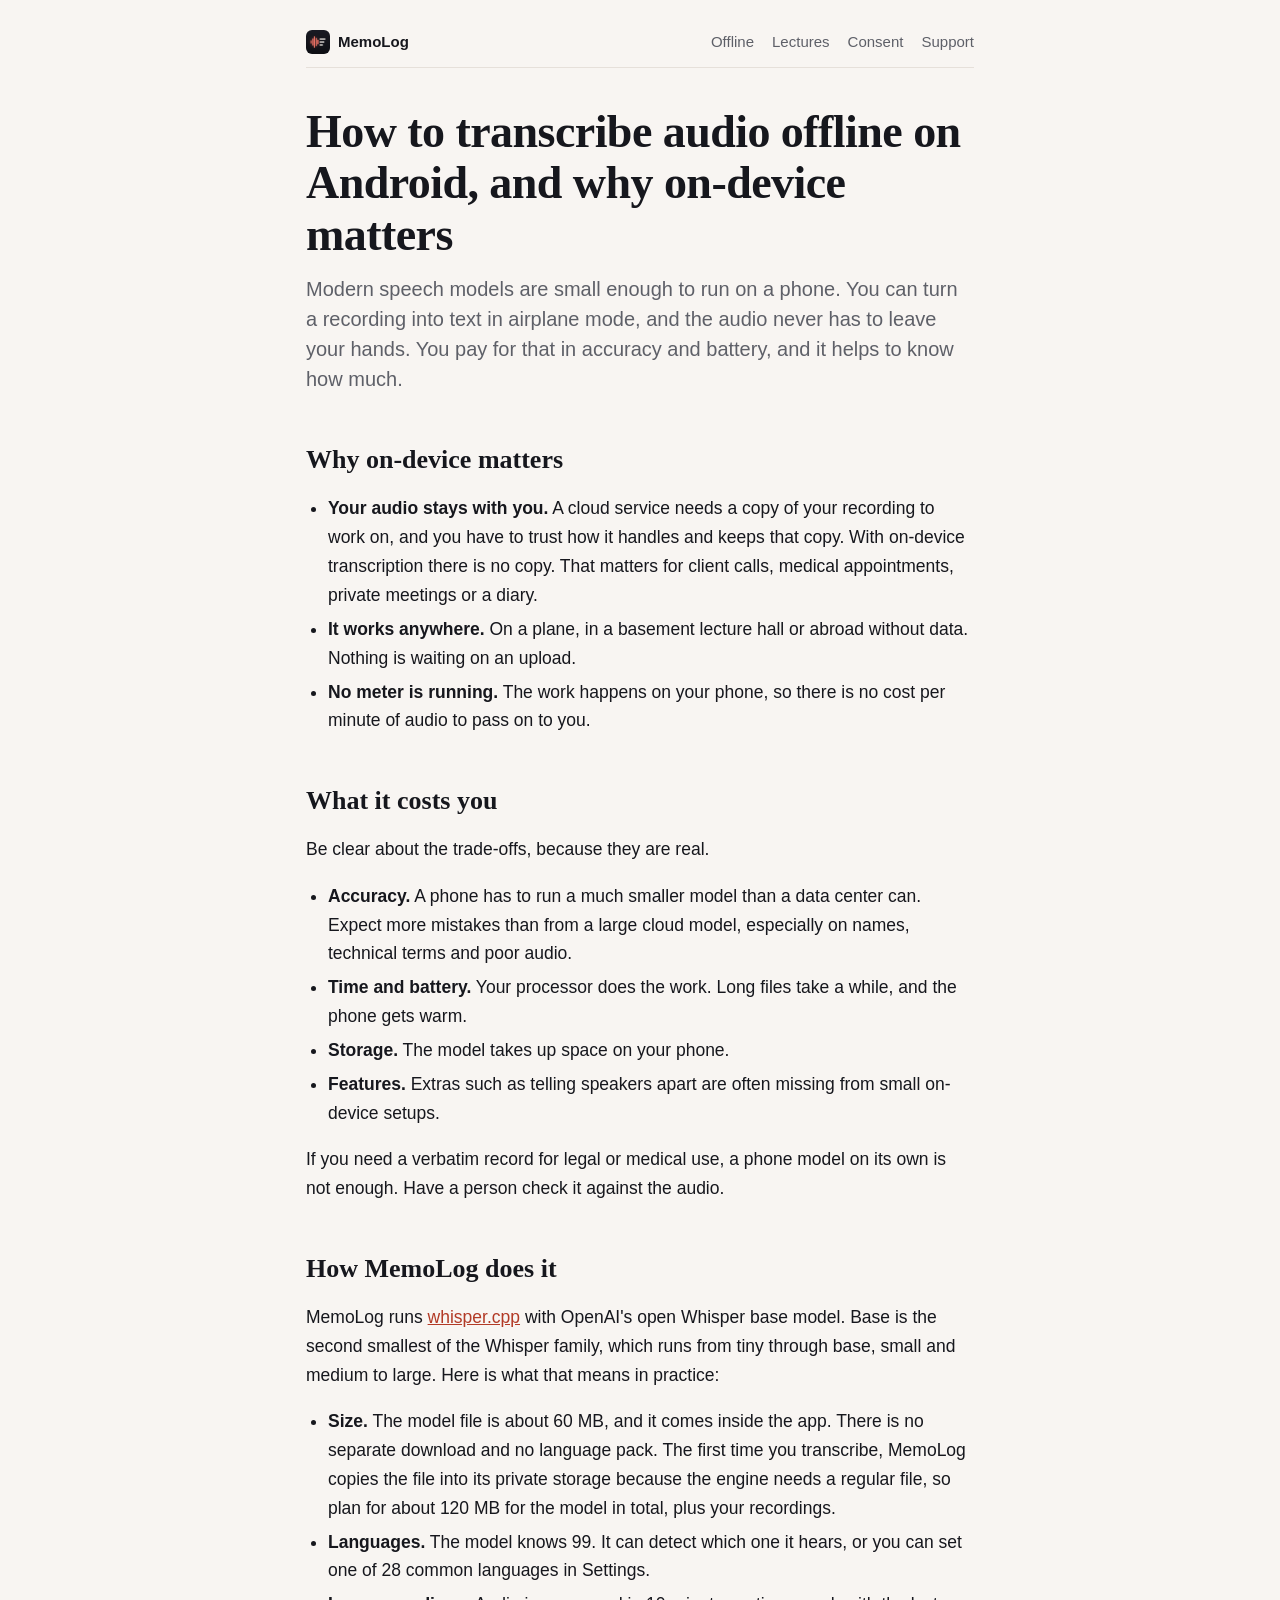
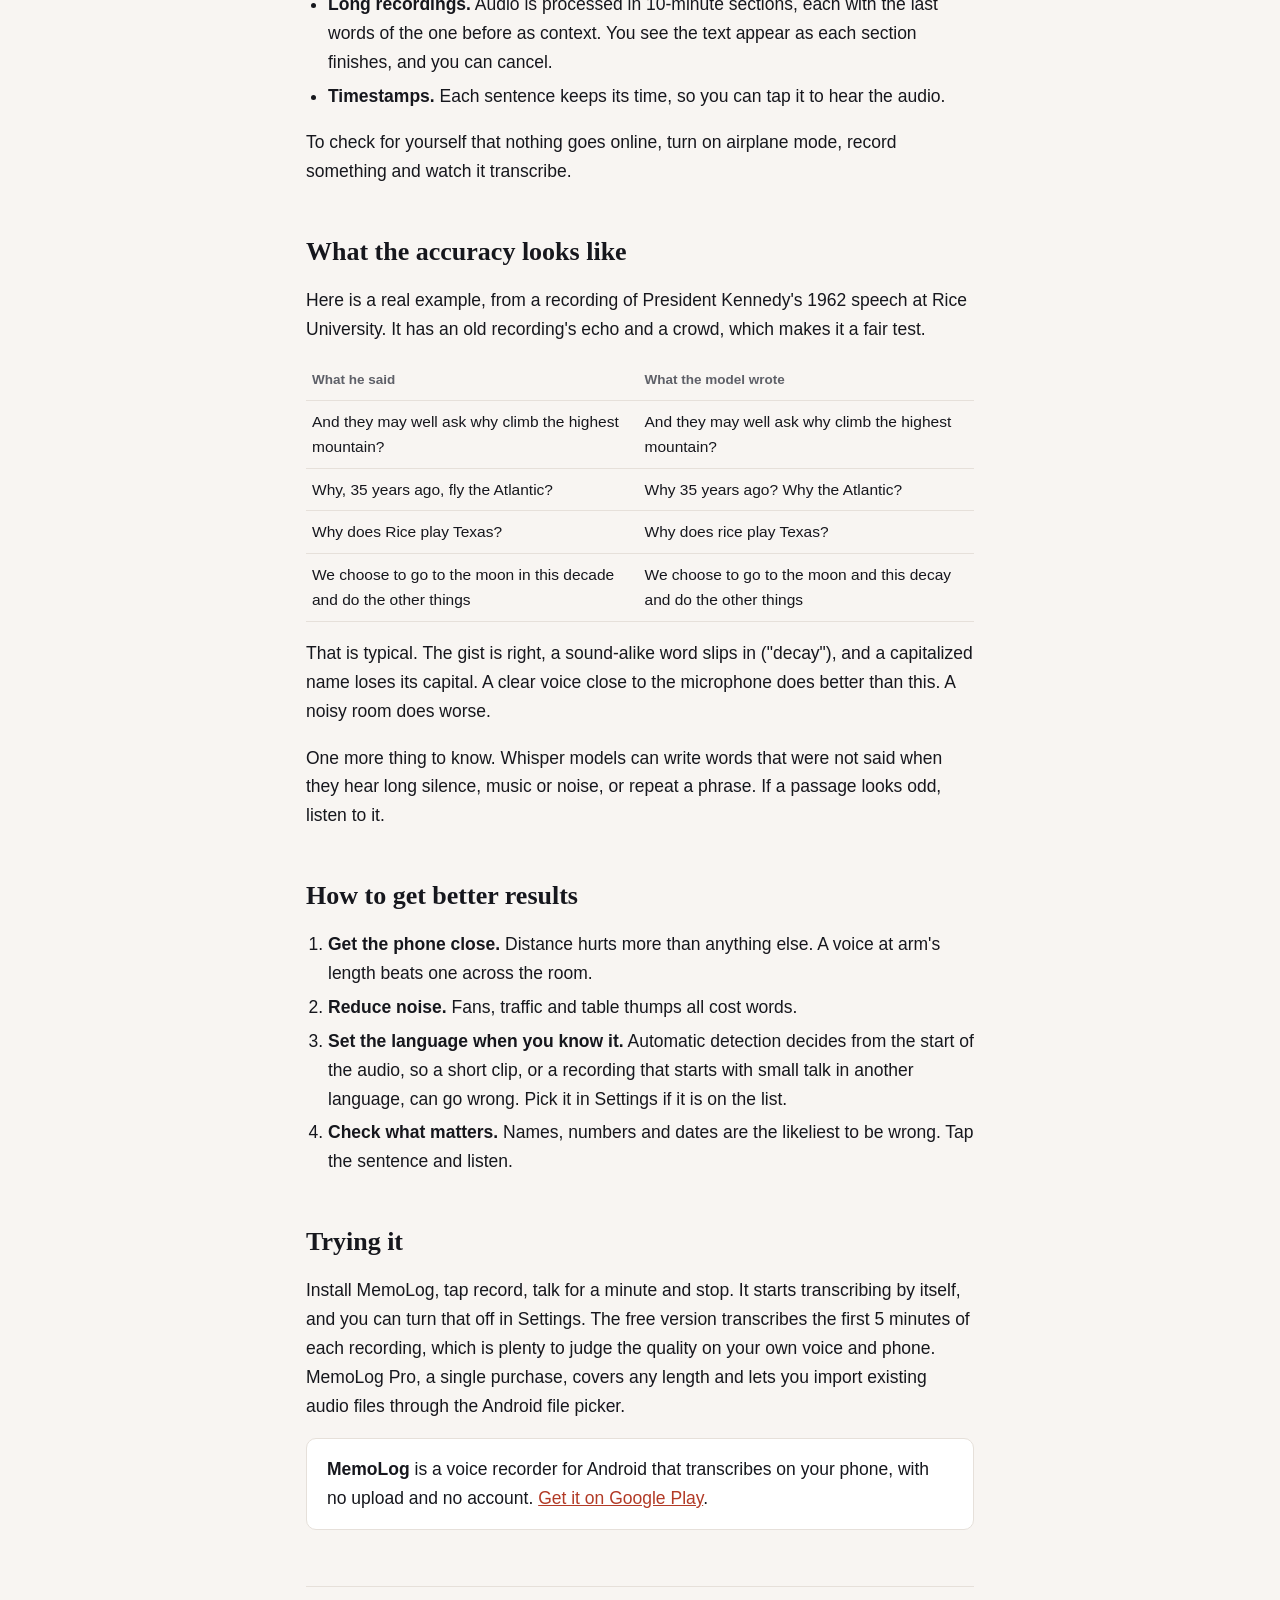
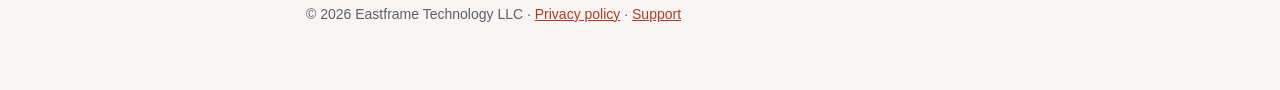
<file: guides/transcribe-audio-offline-android.html>
<!doctype html>
<html lang="en">
<head>
<meta charset="utf-8">
<meta name="viewport" content="width=device-width, initial-scale=1">
<title>How to transcribe audio offline on Android, and why on-device matters</title>
<meta name="description" content="Speech to text that runs on your Android phone, with no connection and no upload. What you gain, what it costs in accuracy and storage, and how to get better results.">
<link rel="canonical" href="https://eastframe-technology.github.io/memolog-support/guides/transcribe-audio-offline-android.html">
<meta property="og:type" content="article">
<meta property="og:title" content="How to transcribe audio offline on Android, and why on-device matters">
<meta property="og:description" content="Speech to text that runs on your Android phone, with no connection and no upload. What you gain, what it costs in accuracy and storage, and how to get better results.">
<meta property="og:image" content="https://eastframe-technology.github.io/memolog-support/img/og.jpg">
<meta property="og:url" content="https://eastframe-technology.github.io/memolog-support/guides/transcribe-audio-offline-android.html">
<meta name="twitter:card" content="summary_large_image">
<link rel="icon" href="../icon.png">
<link rel="stylesheet" href="../style.css">
<script type="application/ld+json">
{"@context":"https://schema.org","@type":"Article","headline":"How to transcribe audio offline on Android, and why on-device matters","description":"Speech to text that runs on your Android phone, with no connection and no upload. What you gain, what it costs in accuracy and storage, and how to get better results.","datePublished":"2026-11-06","author":{"@type":"Organization","name":"Eastframe Technology LLC"},"publisher":{"@type":"Organization","name":"Eastframe Technology LLC"},"image":"https://eastframe-technology.github.io/memolog-support/img/og.jpg","mainEntityOfPage":"https://eastframe-technology.github.io/memolog-support/guides/transcribe-audio-offline-android.html"}
</script>
</head>
<body>
<main>
  <nav><a class="home" href="../"><img src="../icon.png" alt="" width="24" height="24">MemoLog</a><a href="../guides/transcribe-audio-offline-android.html">Offline</a><a href="../guides/record-lectures-meetings.html">Lectures</a><a href="../guides/recording-consent.html">Consent</a><a href="../index.html#support">Support</a></nav>
  <article>
  <h1>How to transcribe audio offline on Android, and why on-device matters</h1>
  <p class="lead">Modern speech models are small enough to run on a phone. You can turn a recording into text in airplane mode, and the audio never has to leave your hands. You pay for that in accuracy and battery, and it helps to know how much.</p>
  <h2>Why on-device matters</h2>
  <ul>
    <li><strong>Your audio stays with you.</strong> A cloud service needs a copy of your recording to work on, and you have to trust how it handles and keeps that copy. With on-device transcription there is no copy. That matters for client calls, medical appointments, private meetings or a diary.</li>
    <li><strong>It works anywhere.</strong> On a plane, in a basement lecture hall or abroad without data. Nothing is waiting on an upload.</li>
    <li><strong>No meter is running.</strong> The work happens on your phone, so there is no cost per minute of audio to pass on to you.</li>
  </ul>

  <h2>What it costs you</h2>
  <p>Be clear about the trade-offs, because they are real.</p>
  <ul>
    <li><strong>Accuracy.</strong> A phone has to run a much smaller model than a data center can. Expect more mistakes than from a large cloud model, especially on names, technical terms and poor audio.</li>
    <li><strong>Time and battery.</strong> Your processor does the work. Long files take a while, and the phone gets warm.</li>
    <li><strong>Storage.</strong> The model takes up space on your phone.</li>
    <li><strong>Features.</strong> Extras such as telling speakers apart are often missing from small on-device setups.</li>
  </ul>
  <p>If you need a verbatim record for legal or medical use, a phone model on its own is not enough. Have a person check it against the audio.</p>

  <h2>How MemoLog does it</h2>
  <p>MemoLog runs <a href="https://github.com/ggml-org/whisper.cpp">whisper.cpp</a> with OpenAI's open Whisper base model. Base is the second smallest of the Whisper family, which runs from tiny through base, small and medium to large. Here is what that means in practice:</p>
  <ul>
    <li><strong>Size.</strong> The model file is about 60 MB, and it comes inside the app. There is no separate download and no language pack. The first time you transcribe, MemoLog copies the file into its private storage because the engine needs a regular file, so plan for about 120 MB for the model in total, plus your recordings.</li>
    <li><strong>Languages.</strong> The model knows 99. It can detect which one it hears, or you can set one of 28 common languages in Settings.</li>
    <li><strong>Long recordings.</strong> Audio is processed in 10-minute sections, each with the last words of the one before as context. You see the text appear as each section finishes, and you can cancel.</li>
    <li><strong>Timestamps.</strong> Each sentence keeps its time, so you can tap it to hear the audio.</li>
  </ul>
  <p>To check for yourself that nothing goes online, turn on airplane mode, record something and watch it transcribe.</p>

  <h2>What the accuracy looks like</h2>
  <p>Here is a real example, from a recording of President Kennedy's 1962 speech at Rice University. It has an old recording's echo and a crowd, which makes it a fair test.</p>
  <table>
    <tr><th>What he said</th><th>What the model wrote</th></tr>
    <tr><td>And they may well ask why climb the highest mountain?</td><td>And they may well ask why climb the highest mountain?</td></tr>
    <tr><td>Why, 35 years ago, fly the Atlantic?</td><td>Why 35 years ago? Why the Atlantic?</td></tr>
    <tr><td>Why does Rice play Texas?</td><td>Why does rice play Texas?</td></tr>
    <tr><td>We choose to go to the moon in this decade and do the other things</td><td>We choose to go to the moon and this decay and do the other things</td></tr>
  </table>
  <p>That is typical. The gist is right, a sound-alike word slips in ("decay"), and a capitalized name loses its capital. A clear voice close to the microphone does better than this. A noisy room does worse.</p>
  <p>One more thing to know. Whisper models can write words that were not said when they hear long silence, music or noise, or repeat a phrase. If a passage looks odd, listen to it.</p>

  <h2>How to get better results</h2>
  <ol>
    <li><strong>Get the phone close.</strong> Distance hurts more than anything else. A voice at arm's length beats one across the room.</li>
    <li><strong>Reduce noise.</strong> Fans, traffic and table thumps all cost words.</li>
    <li><strong>Set the language when you know it.</strong> Automatic detection decides from the start of the audio, so a short clip, or a recording that starts with small talk in another language, can go wrong. Pick it in Settings if it is on the list.</li>
    <li><strong>Check what matters.</strong> Names, numbers and dates are the likeliest to be wrong. Tap the sentence and listen.</li>
  </ol>

  <h2>Trying it</h2>
  <p>Install MemoLog, tap record, talk for a minute and stop. It starts transcribing by itself, and you can turn that off in Settings. The free version transcribes the first 5 minutes of each recording, which is plenty to judge the quality on your own voice and phone. MemoLog Pro, a single purchase, covers any length and lets you import existing audio files through the Android file picker.</p>

  <div class="card"><strong>MemoLog</strong> is a voice recorder for Android that transcribes on your phone, with no upload and no account. <a href="https://play.google.com/store/apps/details?id=com.eastframe.memolog">Get it on Google Play</a>.</div>
  </article>
  <footer>© 2026 Eastframe Technology LLC · <a href="../privacy.html">Privacy policy</a> · <a href="../#support">Support</a></footer>
</main>
</body>
</html>
</file>
<file: style.css>
/* MemoLog: the icon's coral waveform and paper-white text lines, set like a page of notes. */
:root { color-scheme: light dark; --bg:#f8f5f2; --fg:#16171d; --muted:#5e6068; --accent:#b23a26; --on-accent:#ffffff; --card:#ffffff; --line:#e6e0da; --mark:#fbe4df; }
@media (prefers-color-scheme: dark) { :root { --bg:#0e0f14; --fg:#efeeec; --muted:#a2a3ab; --accent:#ff7a6b; --on-accent:#1b0b08; --card:#191a23; --line:#2a2b36; --mark:#33201f; } }
* { box-sizing:border-box; }
body { margin:0; background:var(--bg); color:var(--fg); font:17.5px/1.65 -apple-system, BlinkMacSystemFont, "Segoe UI", Roboto, sans-serif; overflow-wrap:anywhere; }
main { max-width:700px; margin:0 auto; padding:30px 16px 64px; }
nav { display:flex; gap:18px; flex-wrap:wrap; align-items:center; font-size:15px; padding-bottom:12px; margin-bottom:38px; border-bottom:1px solid var(--line); }
nav a { color:var(--muted); text-decoration:none; } nav a:hover { color:var(--fg); }
nav a.home { color:var(--fg); font-weight:650; margin-right:auto; display:flex; align-items:center; gap:8px; }
nav img { width:24px; height:24px; border-radius:6px; }
h1, h2 { font-family:"New York", "Iowan Old Style", Georgia, "Times New Roman", serif; font-weight:600; }
h1 { font-size:clamp(32px, 6.6vw, 46px); line-height:1.12; margin:0 0 14px; letter-spacing:-0.012em; }
h2 { margin:50px 0 8px; font-size:26px; line-height:1.25; }
h3 { font-size:17.5px; margin:22px 0 2px; }
p.lead { font-size:20px; line-height:1.5; margin-top:0; color:var(--muted); }
a { color:var(--accent); }
.cta { display:inline-flex; align-items:center; gap:10px; background:var(--accent); color:var(--on-accent); text-decoration:none; font-weight:650; padding:13px 22px; border-radius:8px; margin:8px 0 4px; }
.cta svg { width:20px; height:20px; }
.note { color:var(--muted); font-size:14px; }
.card { background:var(--card); border:1px solid var(--line); border-radius:10px; padding:16px 20px; margin:16px 0; }
.card > :first-child { margin-top:0; } .card > :last-child { margin-bottom:0; }
.shots { display:flex; gap:12px; overflow-x:auto; padding:8px 16px 12px; margin:30px -16px 0; scroll-snap-type:x mandatory; }
.shots img { width:190px; height:auto; border-radius:14px; flex:none; scroll-snap-align:start; background:#0e0f14; }
.transcript { background:var(--card); border:1px solid var(--line); border-left:3px solid var(--accent); border-radius:4px 10px 10px 4px; padding:10px 16px; margin:18px 0 6px; font-size:16.5px; }
.transcript div { display:grid; grid-template-columns:3.1em 1fr; gap:8px; padding:3px 0; }
.transcript time { color:var(--muted); font-variant-numeric:tabular-nums; font-size:14.5px; padding-top:1px; }
.transcript mark { background:var(--mark); color:inherit; padding:0 2px; border-radius:3px; }
dl.facts { margin:14px 0; border-top:1px solid var(--line); }
dl.facts > div { display:grid; grid-template-columns:150px 1fr; gap:12px; padding:9px 0; border-bottom:1px solid var(--line); }
dl.facts dt { font-weight:600; font-size:15.5px; } dl.facts dd { margin:0; }
ul.features { list-style:none; padding:0; border-top:1px solid var(--line); } ul.features li { margin:0; padding:9px 0; border-bottom:1px solid var(--line); }
ul, ol { padding-left:22px; } li { margin:5px 0; }
table { border-collapse:collapse; width:100%; font-size:15.5px; margin:12px 0; } td, th { border-bottom:1px solid var(--line); padding:8px 6px; text-align:left; vertical-align:top; }
th { font-size:13.5px; color:var(--muted); font-weight:600; }
.callout { border-left:3px solid var(--accent); padding:2px 0 2px 14px; margin:18px 0; }
footer { color:var(--muted); font-size:14px; margin-top:56px; border-top:1px solid var(--line); padding-top:16px; }
.faq h3:first-child { margin-top:0; } .faq p { margin:0 0 6px; }
a:focus-visible { outline:2px solid var(--accent); outline-offset:2px; }
@media (max-width:560px) {
  nav { gap:14px; font-size:14px; } nav a.home { width:100%; margin-bottom:2px; }
  dl.facts > div { grid-template-columns:1fr; gap:0; }
}
</file>
